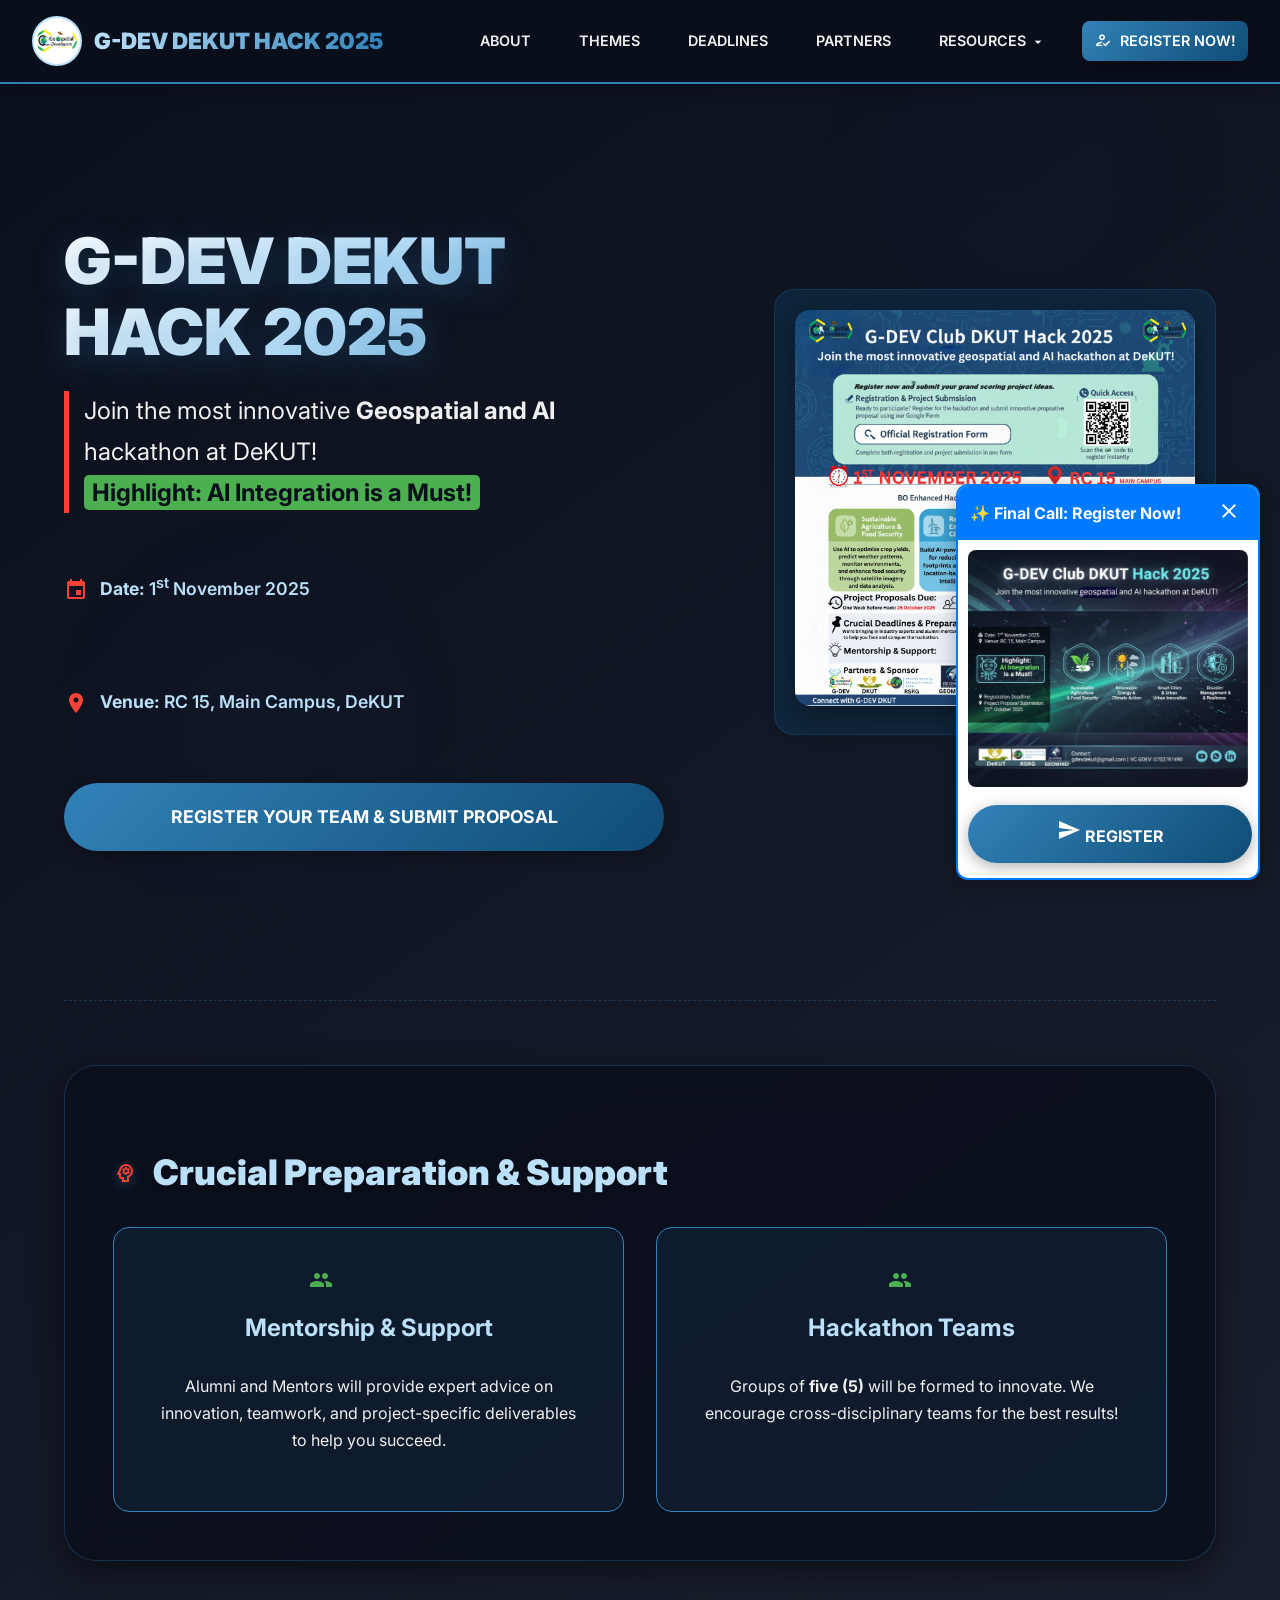
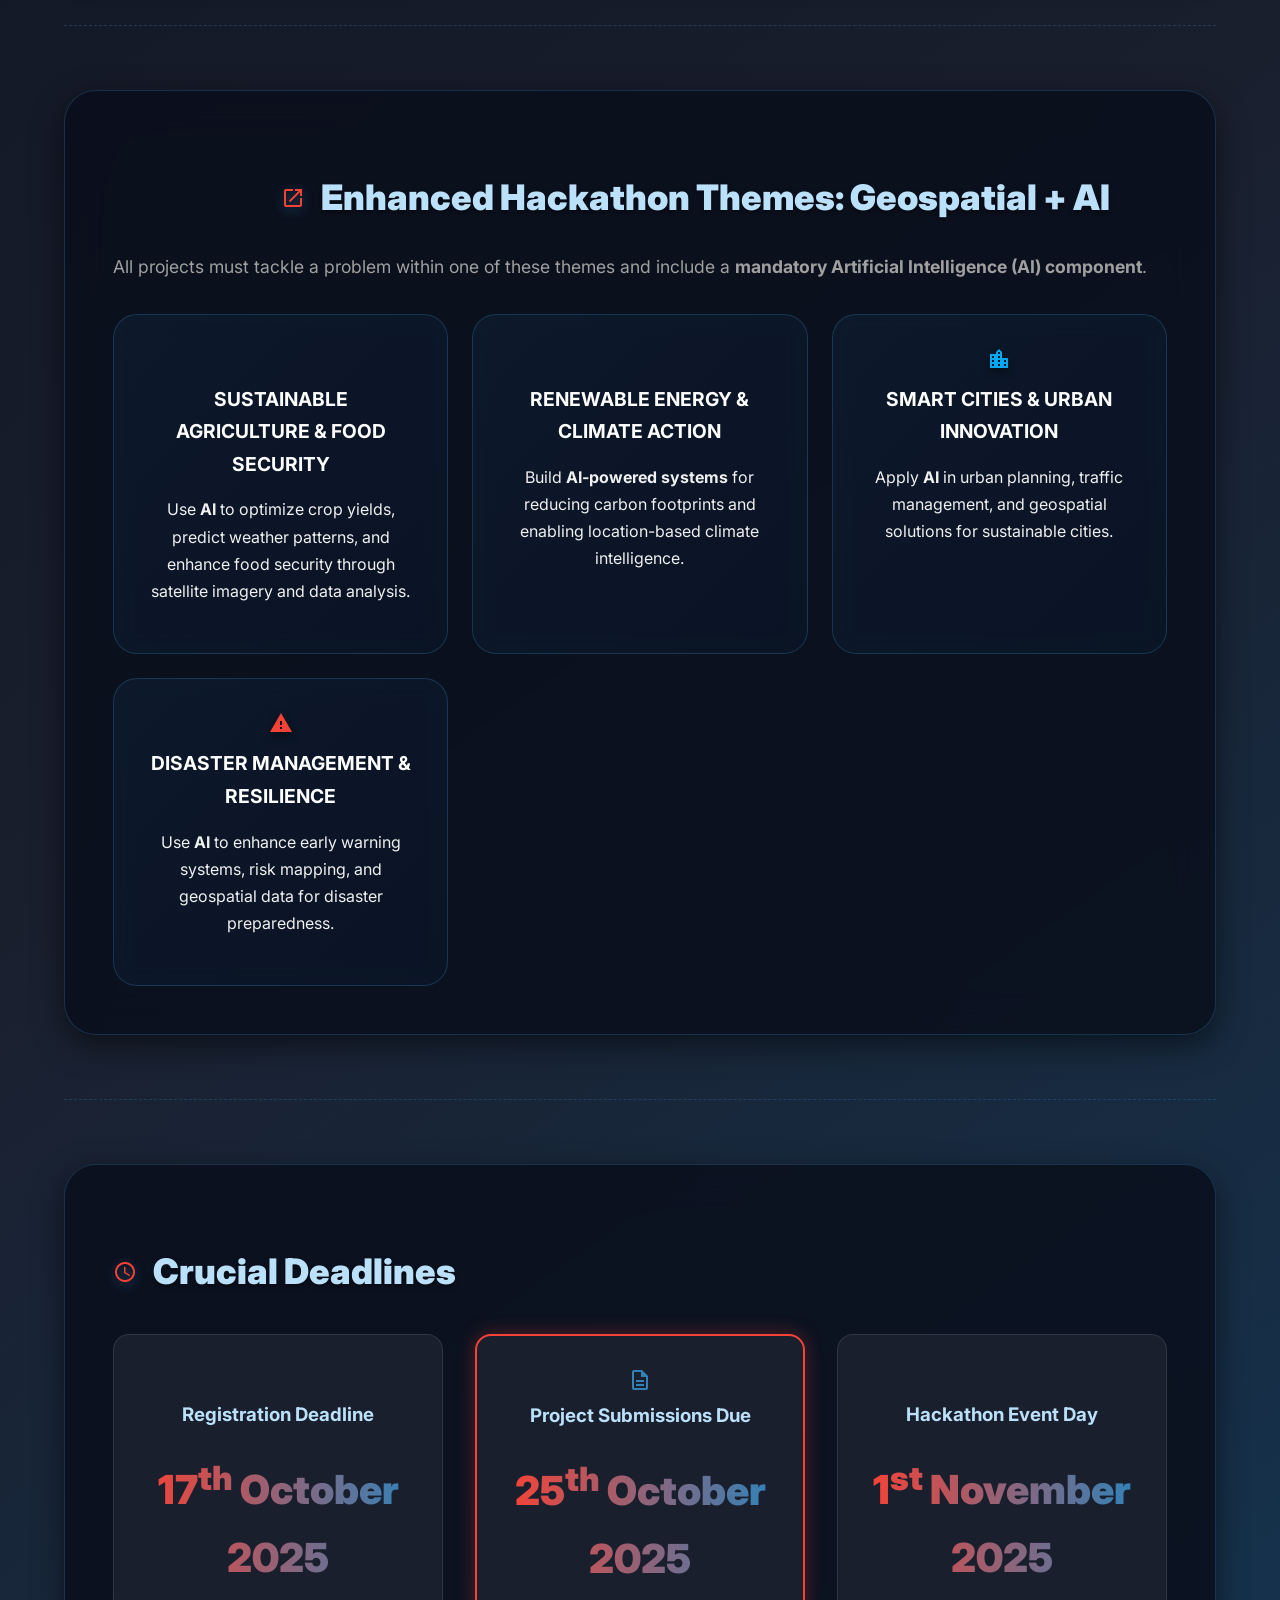
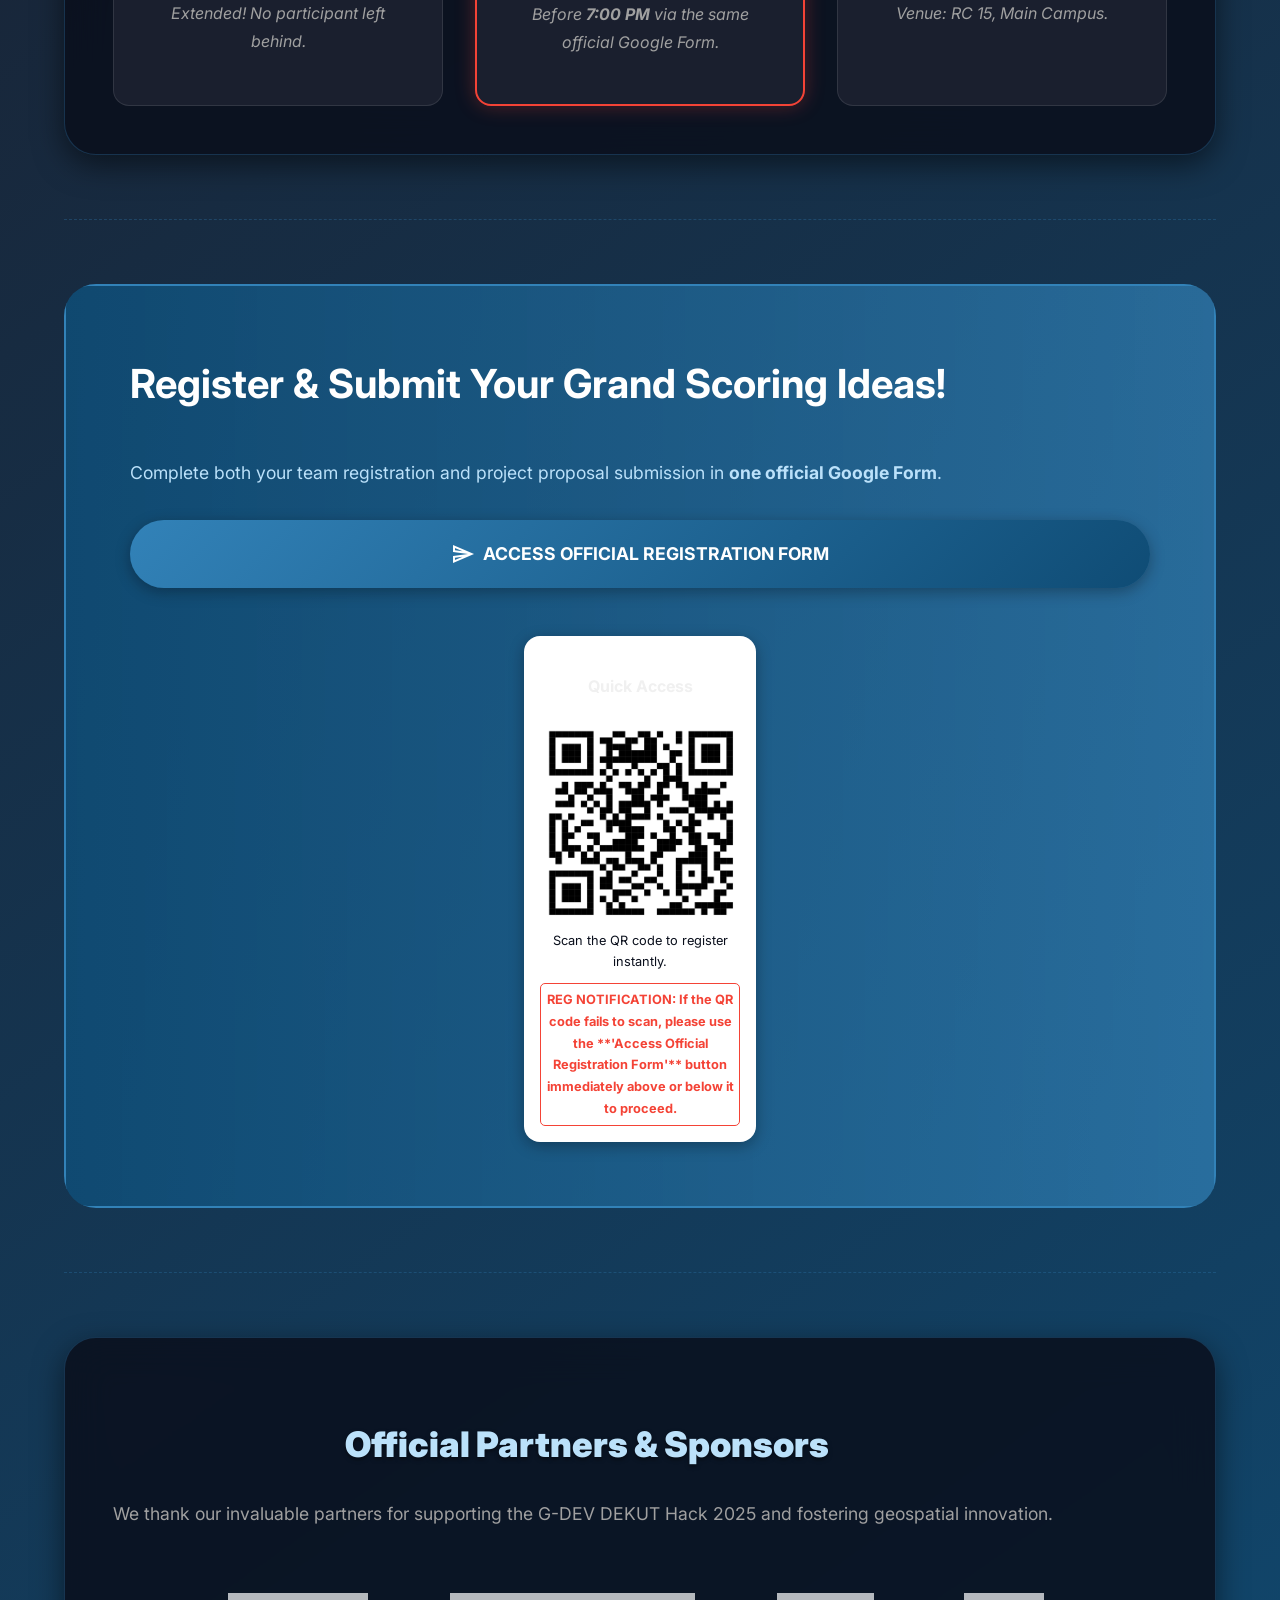
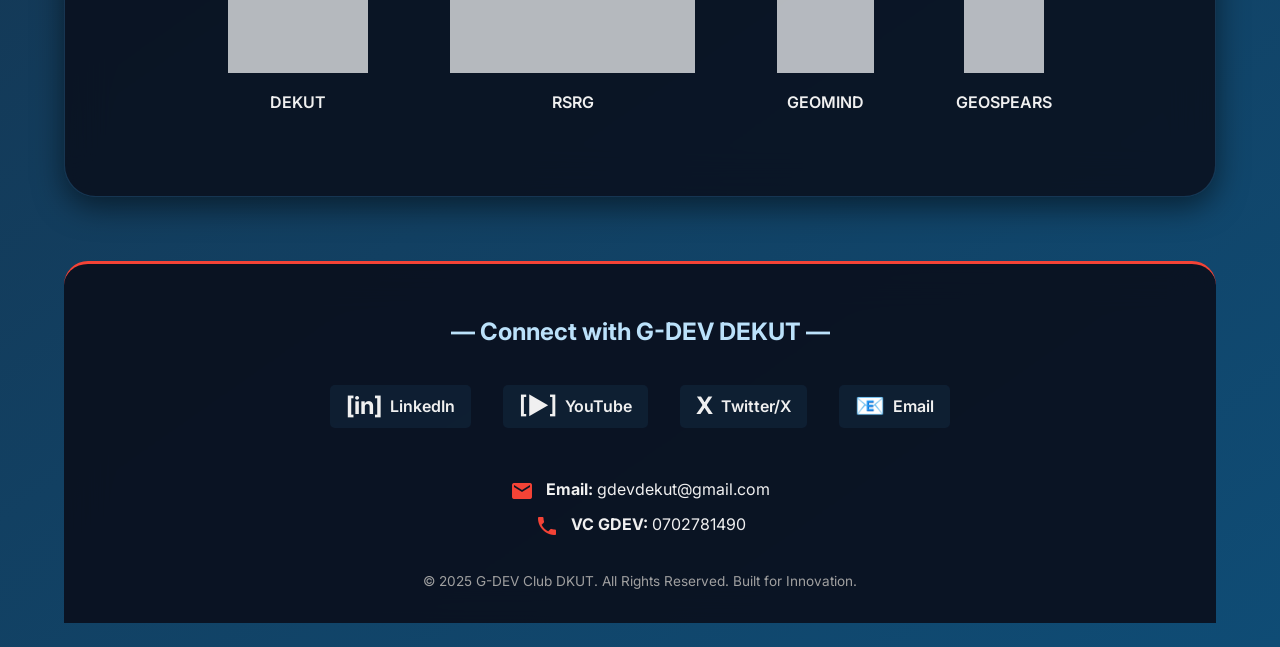
<file: index.html>
<!DOCTYPE html>
<html lang="en">
<head>
    <meta charset="UTF-8">
    <meta name="viewport" content="width=device-width, initial-scale=1.0">
    <title>G-DEV DKUT Hack 2025 - Geospatial & AI Innovation</title>
    <link rel="stylesheet" href="style.css">
    <link href="https://fonts.googleapis.com/icon?family=Material+Icons|Material+Icons+Outlined" rel="stylesheet">
    <link href="https://fonts.googleapis.com/css2?family=Inter:wght@400;600;700;900&display=swap" rel="stylesheet">
    <style>
        /* CSS for the new pop-up notification to make it a responsive "pop-up image" */

        /* Existing notification banner styling (now obsolete, but keeping the glow keyframes for reference if needed elsewhere) */
        /* REMOVED: .notification-banner and its related styles */
        @keyframes glow {
            from { box-shadow: 0 0 10px rgba(255, 215, 0, 0.4); }
            to { box-shadow: 0 0 25px rgba(255, 215, 0, 0.8); }
        }
        .countdown-text {
            font-weight: 600;
            color: #222;
        }

        /* NEW POP-UP STYLES */
        .floating-notification {
            position: fixed;
            bottom: 20px;
            right: 20px;
            width: 300px; /* Default size for desktop */
            background-color: #fff;
            border-radius: 12px;
            box-shadow: 0 4px 20px rgba(0, 0, 0, 0.3);
            z-index: 1000;
            transition: all 0.3s ease-in-out;
            overflow: hidden;
            border: 2px solid #007bff; /* Accent border */
        }

        .floating-notification.minimized {
            width: 50px;
            height: 50px;
            border-radius: 50%;
            display: flex;
            align-items: center;
            justify-content: center;
        }

        .notification-header {
            display: flex;
            justify-content: space-between;
            align-items: center;
            padding: 8px 12px;
            background-color: #007bff; /* Primary color header */
            color: white;
            cursor: pointer;
        }

        .floating-notification.minimized .notification-header {
            padding: 0; /* Minimized header is the whole circle */
            height: 100%;
            width: 100%;
            justify-content: center;
        }

        .notification-title {
            font-weight: 700;
            font-size: 1rem;
        }

        .floating-notification.minimized .notification-title,
        .floating-notification.minimized .notification-content {
            display: none;
        }

        .toggle-btn {
            background: none;
            border: none;
            color: white;
            cursor: pointer;
            padding: 5px;
            line-height: 1;
        }

        .floating-notification.minimized .toggle-btn {
            background-color: transparent;
            color: white;
        }

        .notification-content {
            padding: 10px;
            text-align: center;
        }

        .notification-image {
            width: 100%;
            height: auto;
            border-radius: 8px;
            margin-bottom: 10px;
        }

        .notification-btn {
            display: block;
            width: 90%;
            margin: 0 auto 5px auto;
            text-decoration: none;
        }

        /* Responsive adjustments for the pop-up */
        @media (max-width: 600px) {
            .floating-notification {
                width: 90%; /* Take up more screen width on small devices */
                right: 5%;
                bottom: 15px;
                max-width: none; /* Override any potential max-width from style.css */
            }

            .notification-title {
                font-size: 0.9rem;
            }

            .floating-notification.minimized {
                width: 45px;
                height: 45px;
            }
        }
    </style>
</head>
<body>
    <div class="network-bg"></div>
    
    <nav class="top-nav">
        <div class="nav-logo">
            <a href="/" class="logo-link"> 
                <img src="Logo.png" alt="G-DEV Logo" class="nav-logo-icon">
                <div class="nav-logo-text">G-DEV DEKUT HACK 2025</div>
            </a>
        </div>
        
        <ul class="nav-links">
            <li><a href="#about">About</a></li>
            <li><a href="#themes">Themes</a></li>
            <li><a href="#deadlines">Deadlines</a></li>
            <li><a href="#sponsors">Partners</a></li>
            
            <li class="dropdown">
                <a href="#" class="dropdown-toggle">Resources <i class="material-icons" style="font-size: 1rem; vertical-align: middle;">arrow_drop_down</i></a>
                <div class="dropdown-content">
                    <a href="members.html" target="_blank">Event Participants</a>
                    <a href="groups.html" target="_blank">Teams</a>
                    <a href="evaluation.html" target="_blank">Evaluation Criteria</a>
                    <a href="gallery.html" target="_blank">Gallery</a>
                </div>
            </li>
            <li>
                <a href="https://docs.google.com/forms/d/e/1FAIpQLSfyZQANXi08Em63YwbRkLCQyc_NLqBRgoZx0XAUFF5fxPEJnw/viewform?usp=header" 
                    target="_blank" 
                    class="btn-primary nav-btn">
                    <i class="material-icons-outlined" style="font-size: 1.1rem;">how_to_reg</i> Register Now!
                </a>
            </li>
        </ul>
        <button class="hamburger-menu" aria-label="Toggle navigation" onclick="toggleMenu()">
            <i class="material-icons-outlined menu-icon">menu</i>
        </button>
    </nav>
    
    <div class="container">
        <section class="hero-section" id="hero">
            <div class="hero-content">
                <h1 class="main-title">G-DEV DEKUT HACK 2025</h1>
                <div class="subtitle">
                    Join the most innovative <strong>Geospatial and AI</strong> hackathon at DeKUT!
                    <br> <strong class="highlight-ai">Highlight: AI Integration is a Must!</strong>
                </div>
                <div class="hero-meta">
                    <p><i class="material-icons">event</i> <strong>Date:</strong> 1<sup>st</sup> November 2025</p>
                    <p><i class="material-icons">place</i> <strong>Venue:</strong> RC 15, Main Campus, DeKUT</p>
                </div>
                <a href="https://docs.google.com/forms/d/e/1FAIpQLSfyZQANXi08Em63YwbRkLCQyc_NLqBRgoZx0XAUFF5fxPEJnw/viewform?usp=header" 
                    target="_blank" 
                    class="btn-primary hero-btn register-big-btn">
                    Register Your Team & Submit Proposal
                </a>
            </div>
            <div class="hero-image">
                <img src="MainPoster.jpg" alt="G-DEV Hackathon 2025 Main Poster Visual" style="width: 100%; border-radius: 15px; box-shadow: 0 10px 30px rgba(0, 0, 0, 0.4);">
            </div>
        </section>

        <hr>

        <section class="section" id="about">
            <h2 class="section-title">
                <span class="section-icon material-icons-outlined">psychology</span>
                Crucial Preparation & Support
            </h2>
            <div class="two-column-layout">
                <div class="card support-card">
                    <i class="material-icons card-icon">people_alt</i>
                    <h3>Mentorship & Support</h3>
                    <p>Alumni and Mentors will provide expert advice on innovation, teamwork, and project-specific deliverables to help you succeed.</p>
                </div>
                <div class="card support-card">
                    <i class="material-icons card-icon">groups</i>
                    <h3>Hackathon Teams</h3>
                    <p>Groups of <strong>five (5)</strong> will be formed to innovate. We encourage cross-disciplinary teams for the best results!</p>
                </div>
            </div>
        </section>

        <hr>

        <section class="section" id="themes">
            <h2 class="section-title">
                <span class="section-icon material-icons-outlined">rocket_launch</span>
                Enhanced Hackathon Themes: Geospatial + AI
            </h2>
            <p class="section-description">
                All projects must tackle a problem within one of these themes and include a <strong>mandatory Artificial Intelligence (AI) component</strong>.
            </p>
            
            <div class="themes-grid">
                <div class="theme-card">
                    <i class="material-icons theme-icon" style="color: #4CAF50;">agriculture</i>
                    <div class="theme-title">Sustainable Agriculture & Food Security</div>
                    <p>Use <strong>AI</strong> to optimize crop yields, predict weather patterns, and enhance food security through satellite imagery and data analysis.</p>
                </div>
                <div class="theme-card">
                    <i class="material-icons theme-icon" style="color: #FF9800;">bolt</i>
                    <div class="theme-title">Renewable Energy & Climate Action</div>
                    <p>Build <strong>AI-powered systems</strong> for reducing carbon footprints and enabling location-based climate intelligence.</p>
                </div>
                <div class="theme-card">
                    <i class="material-icons theme-icon" style="color: #03A9F4;">location_city</i>
                    <div class="theme-title">Smart Cities & Urban Innovation</div>
                    <p>Apply <strong>AI</strong> in urban planning, traffic management, and geospatial solutions for sustainable cities.</p>
                </div>
                <div class="theme-card">
                    <i class="material-icons theme-icon" style="color: #F44336;">warning</i>
                    <div class="theme-title">Disaster Management & Resilience</div>
                    <p>Use <strong>AI</strong> to enhance early warning systems, risk mapping, and geospatial data for disaster preparedness.</p>
                </div>
            </div>
        </section>

        <hr>

        <section class="section" id="deadlines">
            <h2 class="section-title">
                <span class="section-icon material-icons-outlined">schedule</span>
                Crucial Deadlines
            </h2>
            <div class="deadlines-grid">
                <div class="deadline-card">
                    <i class="material-icons-outlined deadline-icon">calendar_month</i>
                    <h3>Registration Deadline</h3>
                    <p class="date">17<sup>th</sup> October 2025</p>
                    <p class="note">Extended! No participant left behind.</p>
                </div>
                <div class="deadline-card accent-card">
                    <i class="material-icons-outlined deadline-icon">description</i>
                    <h3>Project Submissions Due</h3>
                    <p class="date">25<sup>th</sup> October 2025</p>
                    <p class="note">Before <strong>7:00 PM</strong> via the same official Google Form.</p>
                </div>
                <div class="deadline-card">
                    <i class="material-icons-outlined deadline-icon">rocket</i>
                    <h3>Hackathon Event Day</h3>
                    <p class="date">1<sup>st</sup> November 2025</p>
                    <p class="note">Venue: RC 15, Main Campus.</p>
                </div>
            </div>
        </section>

        <hr>

        <section class="section registration-section" id="register">
            <div class="registration-callout">
                <div class="callout-text">
                    <h3>Register & Submit Your Grand Scoring Ideas!</h3>
                    <p>Complete both your team registration and project proposal submission in <strong>one official Google Form</strong>.</p>
                    <a href="https://docs.google.com/forms/d/e/1FAIpQLSfyZQANXi08Em63YwbRkLCQyc_NLqBRgoZx0XAUFF5fxPEJnw/viewform?usp=header" 
                        target="_blank" 
                        rel="noopener noreferrer" 
                        class="btn-primary register-big-btn">
                        <i class="material-icons-outlined">send</i> Access Official Registration Form
                    </a>
                </div>
                <div class="qr-code-box">
                    <h4>Quick Access</h4>
                    <img src="QR.png" alt="QR Code for Official Registration Form" class="qr-image">
                    <p>Scan the QR code to register instantly.</p>
                    <p style="color: #f44336; font-weight: bold; margin-top: 10px; border: 1px solid #f44336; padding: 5px; border-radius: 5px;">
                        REG NOTIFICATION: If the QR code fails to scan, please use the **'Access Official Registration Form'** button immediately above or below it to proceed.
                    </p>
                </div>
            </div>
        </section>

        <hr>

        <section class="section" id="sponsors">
            <h2 class="section-title">
                <span class="section-icon material-icons-outlined">handshake</span>
                Official Partners & Sponsors
            </h2>
            <p class="section-description" style="margin-bottom: 3rem;">We thank our invaluable partners for supporting the G-DEV DEKUT Hack 2025 and fostering geospatial innovation.</p>
            
            <div class="partners-grid">
                <div class="partner-card">
                    <img src="DKUT_LOGO.png" alt="Dedan Kimathi University of Technology Logo" class="partner-logo">
                    <p class="partner-name">DeKUT</p>
                </div>
                <div class="partner-card">
                    <img src="RSRG_LOGO.png" alt="Remote Sensing Research Group Logo" class="partner-logo">
                    <p class="partner-name">RSRG</p>
                </div>
                <div class="partner-card">
                    <img src="Geomind.jpg" alt="Geomind Logo" class="partner-logo">
                    <p class="partner-name">GEOMIND</p>
                </div>
                <div class="partner-card">
                    <img src="geospears.jpg" alt="GEOSPEARS Logo" class="partner-logo">
                    <p class="partner-name">GeoSpears</p>
                </div>
            </div>
        </section>
        
        <footer class="footer">
            <div class="footer-title">— Connect with G-DEV DEKUT —</div>
            <div class="social-links">
                <a href="https://www.linkedin.com/in/g-dev-dekut-5689a2384/" target="_blank" rel="noopener noreferrer" class="social-link">
                    <span class="social-icon"><strong>[in]</strong></span>
                    LinkedIn
                </a>
                <a href="https://www.youtube.com/@G-DEVDEKUT" target="_blank" rel="noopener noreferrer" class="social-link">
                    <span class="social-icon"> [▶] </span>
                    YouTube
                </a>
                <a href="https://x.com/GeospatialDev" target="_blank" rel="noopener noreferrer" class="social-link">
                    <span class="social-icon"><strong> X </strong></span>
                    Twitter/X
                </a>
                <a href="mailto:gdevdekut@gmail.com" class="social-link">
                    <span class="social-icon">📧</span>
                    Email
                </a>
            </div>

            <ul class="footer-nav">
                <li><a href="#themes">Hack Themes</a></li>
                <li><a href="evaluation.html" target="_blank">Evaluation Criteria</a></li>
                <li><a href="members.html" target="_blank">Team Center</a></li>
                <li><a href="#sponsors">Our Partners</a></li>
            </ul>

            <div class="contact-info">
                <p><i class="material-icons">email</i> <strong>Email:</strong> gdevdekut@gmail.com</p>
                <p><i class="material-icons">phone</i> <strong>VC GDEV:</strong> 0702781490</p>
            </div>

            <p class="copyright">&copy; 2025 G-DEV Club DKUT. All Rights Reserved. Built for Innovation.</p>
        </footer>
    </div>
    
    <div id="poster-notification" class="floating-notification">
        <div class="notification-header" onclick="toggleNotification()">
            <span class="notification-title">✨ Final Call: Register Now!</span>
            <button onclick="toggleNotification()" class="toggle-btn" aria-label="Toggle Poster Visibility">
                <i id="toggle-icon" class="material-icons">close</i>
            </button>
        </div>
        <div class="notification-content">
            <img src="Poster.jpg" alt="Hackathon Poster Notification" class="notification-image">
            <a href="https://docs.google.com/forms/d/e/1FAIpQLSfyZQANXi08Em63YwbRkLCQyc_NLqBRgoZx0XAUFF5fxPEJnw/viewform?usp=header" 
                target="_blank" 
                class="btn-primary notification-btn">
                <i class="material-icons">send</i> Register
            </a>
        </div>
    </div>

    <script>
        function toggleMenu() {
            const navLinks = document.querySelector('.nav-links');
            const menuIcon = document.querySelector('.menu-icon');
            navLinks.classList.toggle('active');
            
            if (navLinks.classList.contains('active')) {
                menuIcon.textContent = 'close';
            } else {
                menuIcon.textContent = 'menu';
            }
        }
        
        function toggleNotification() {
            const notification = document.getElementById('poster-notification');
            const toggleIcon = document.getElementById('toggle-icon');
            notification.classList.toggle('minimized');
            
            if (notification.classList.contains('minimized')) {
                toggleIcon.textContent = 'unfold_less';
            } else {
                toggleIcon.textContent = 'close';
            }
        }
        
        // Initial call to set the correct icon on load if the notification is minimized by default (though usually it's open)
        // You might want to remove this if you want it to be initially open.
        /*
        document.addEventListener('DOMContentLoaded', () => {
             const notification = document.getElementById('poster-notification');
             if (notification.classList.contains('minimized')) {
                 document.getElementById('toggle-icon').textContent = 'unfold_less';
             }
         });
        */
    </script>
</body>
</html>
</file>
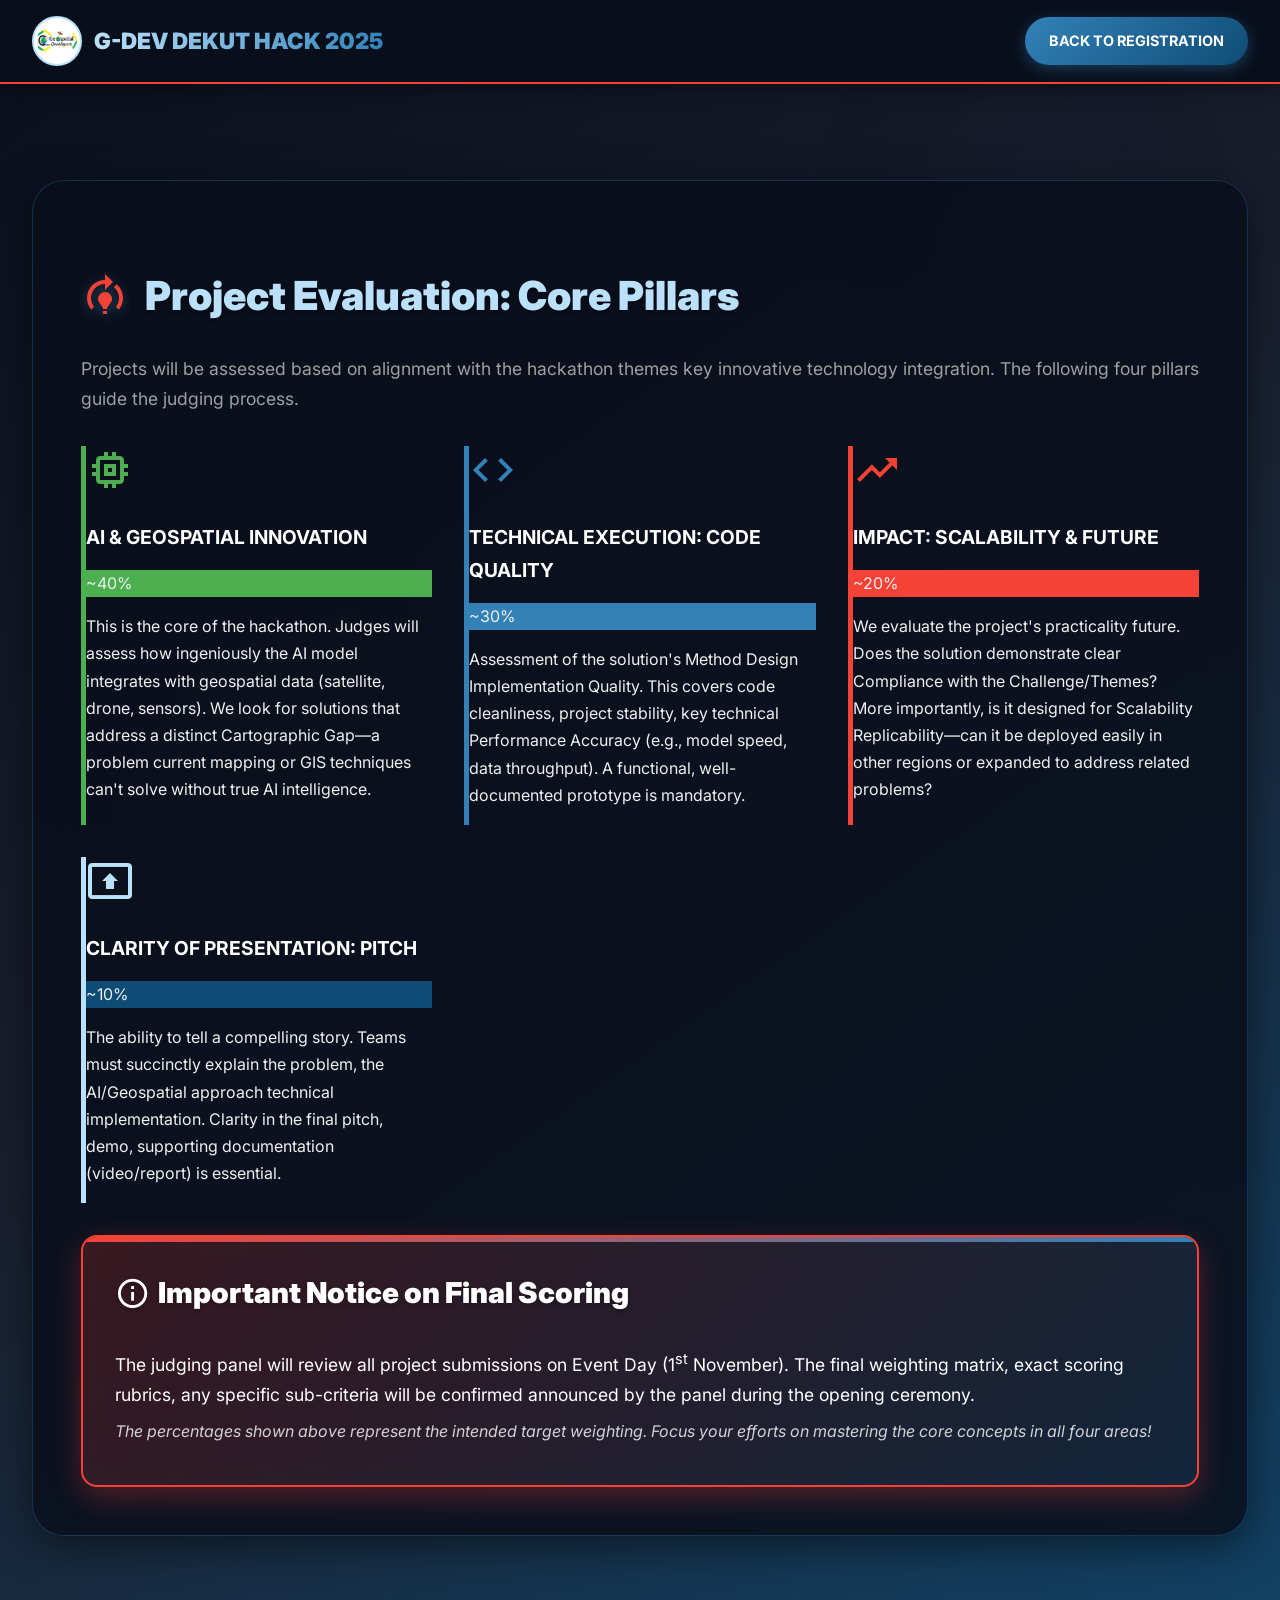
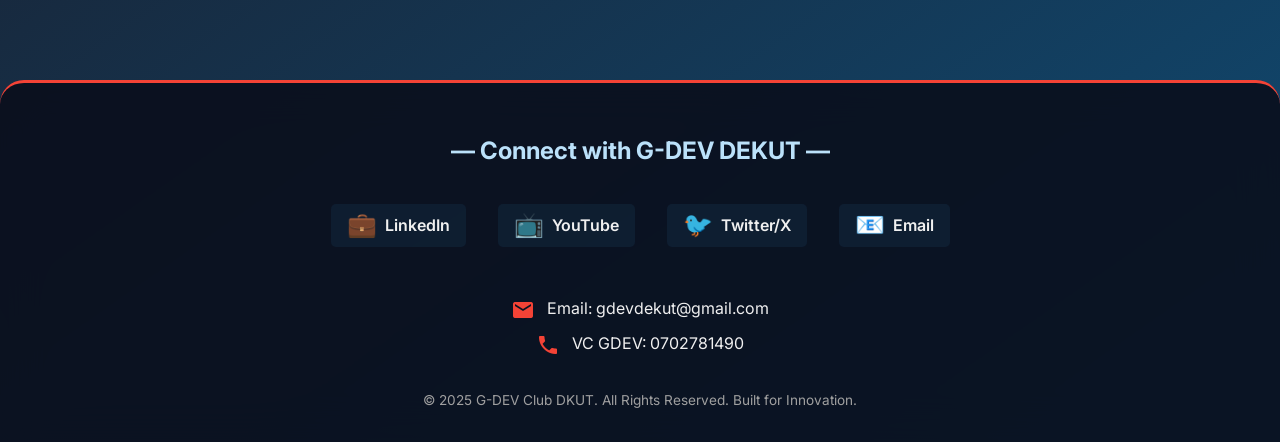
<file: evaluation.html>
<!DOCTYPE html>
<html lang="en">
<head>
    <meta charset="UTF-8">
    <meta name="viewport" content="width=device-width, initial-scale=1.0">
    <title>Evaluation Criteria - G-DEV Hack 2025</title>
    <link rel="stylesheet" href="style.css">
    <link href="https://fonts.googleapis.com/icon?family=Material+Icons|Material+Icons+Outlined" rel="stylesheet">
    <link href="https://fonts.googleapis.com/css2?family=Inter:wght@400;600;700;900&display=swap" rel="stylesheet">
    
    <style>/* style.css */

        /* Base Styling & Variables */
        :root {
            --primary-blue: #3282b8;
            --dark-blue: #0f4c75;
            --light-blue: #bbe1fa;
            --dark-bg-1: #0a0f1c;
            --dark-bg-2: #1a1f2e;
            --text-color-light: #f0f0f0;
            --text-color-dim: #a0a0a0;
            --accent-red: #f44336;
            --accent-green: #4CAF50;
            --max-width: 1300px;
        }
        
        body {
            box-sizing: border-box;
            margin: 0;
            padding: 0;
            font-family: 'Inter', -apple-system, BlinkMacSystemFont, sans-serif;
            background: linear-gradient(145deg, var(--dark-bg-1) 0%, var(--dark-bg-2) 40%, var(--dark-blue) 100%);
            color: var(--text-color-light);
            line-height: 1.7;
            min-height: 100vh;
            scroll-behavior: smooth;
        }
        
        /* Scrollbar Styling for a more modern look */
        body::-webkit-scrollbar {
            width: 8px;
        }
        body::-webkit-scrollbar-thumb {
            background: var(--primary-blue);
            border-radius: 10px;
        }
        body::-webkit-scrollbar-track {
            background: var(--dark-bg-2);
        }
        
        /* Utility Classes */
        .container {
            max-width: var(--max-width);
            margin: 0 auto;
            padding: 6rem 2rem 2rem;
        }
        
        hr {
            border: none;
            border-top: 1px dashed rgba(50, 130, 184, 0.3);
            margin: 4rem 0;
        }
        
        a {
            color: var(--light-blue);
            text-decoration: none;
            transition: color 0.3s ease, transform 0.2s;
        }
        
        a:hover {
            color: var(--primary-blue);
        }
        
        /* Background Effects */
        .network-bg {
            position: fixed;
            top: 0;
            left: 0;
            width: 100%;
            height: 100%;
            opacity: 0.1;
            z-index: -2;
            background-image:
                radial-gradient(circle at 20% 80%, rgba(50, 130, 184, 0.2) 0%, transparent 20%),
                radial-gradient(circle at 80% 20%, rgba(15, 76, 117, 0.2) 0%, transparent 20%),
                repeating-linear-gradient(0deg, rgba(255, 255, 255, 0.05) 0px, rgba(255, 255, 255, 0.05) 1px, transparent 1px, transparent 100px);
        }
        
        /* ----------------------------------- */
        /* 1. TOP NAVIGATION (FIXED)           */
        /* ----------------------------------- */
        .top-nav {
            position: fixed;
            top: 0;
            left: 0;
            right: 0;
            background: rgba(10, 15, 28, 0.98);
            backdrop-filter: blur(20px);
            border-bottom: 2px solid var(--primary-blue);
            padding: 1rem 2rem;
            z-index: 1000;
            display: flex;
            align-items: center;
            justify-content: space-between;
            box-shadow: 0 4px 20px rgba(0, 0, 0, 0.4);
        }
        
        .logo-link {
            display: flex;
            align-items: center;
            gap: 0.75rem;
            text-decoration: none;
            flex-shrink: 0;
        }
        
        .nav-logo-icon {
            width: 40px;
            height: 40px;
            border-radius: 50%;
            object-fit: contain;
            border: 2px solid var(--light-blue);
            padding: 3px;
            background-color: white;
        }
        
        .nav-logo-text {
            font-size: 1.4rem;
            font-weight: 900;
            background: linear-gradient(90deg, var(--light-blue), var(--primary-blue));
            -webkit-background-clip: text;
            -webkit-text-fill-color: transparent;
            background-clip: text;
        }
        
        /* Main Navigation Links (Desktop) */
        .nav-links {
            display: flex;
            list-style: none;
            gap: 1.5rem;
            margin: 0;
            padding: 0;
            align-items: center;
        }
        
        .nav-links > li > a {
            color: var(--text-color-light);
            font-weight: 600;
            padding: 0.5rem 0.75rem;
            border-radius: 0.5rem;
            transition: background 0.3s, color 0.3s;
            text-transform: uppercase;
            font-size: 0.9rem;
        }
        
        .nav-links > li > a:hover {
            background: rgba(50, 130, 184, 0.15);
            color: var(--light-blue);
        }
        
        /* Dropdown Menu Styling */
        .dropdown {
            position: relative;
        }
        
        .dropdown-content {
            display: none;
            position: absolute;
            top: 100%;
            left: 0;
            background: var(--dark-bg-2);
            min-width: 200px;
            box-shadow: 0 8px 16px rgba(0, 0, 0, 0.7);
            z-index: 1;
            border-radius: 0 0 10px 10px;
            border-top: 3px solid var(--accent-red);
            overflow: hidden;
            padding: 0;
            opacity: 0;
            transform: translateY(10px);
            transition: opacity 0.3s ease, transform 0.3s ease;
        }
        
        .dropdown:hover .dropdown-content {
            display: block;
            opacity: 1;
            transform: translateY(0);
        }
        
        .dropdown-content a {
            padding: 12px 16px;
            display: block;
            white-space: nowrap;
            font-weight: 400;
            text-transform: none;
            font-size: 1rem;
            border-bottom: 1px solid rgba(255, 255, 255, 0.05);
        }
        
        .dropdown-content a:hover {
            background-color: rgba(50, 130, 184, 0.2);
            color: white;
        }
        
        /* Primary Button */
        .btn-primary {
            display: flex;
            align-items: center;
            gap: 0.5rem;
            background: linear-gradient(135deg, var(--primary-blue), var(--dark-blue));
            color: white !important;
            text-decoration: none;
            padding: 0.75rem 1.5rem;
            border-radius: 50px;
            font-weight: 700;
            transition: all 0.3s ease;
            box-shadow: 0 4px 15px rgba(50, 130, 184, 0.4);
            text-transform: uppercase;
            font-size: 0.9rem;
            border: none;
            cursor: pointer;
            text-align: center; /* Ensure internal text is centered */
            justify-content: center; /* Center content horizontally */
        }
        
        .btn-primary:hover {
            background: linear-gradient(135deg, var(--dark-blue), var(--primary-blue));
            transform: translateY(-3px) scale(1.02);
            box-shadow: 0 10px 30px rgba(50, 130, 184, 0.6);
        }
        
        /* Hamburger Menu (Mobile) */
        .hamburger-menu {
            display: none;
            background: none;
            border: none;
            cursor: pointer;
            padding: 0;
            color: var(--text-color-light);
        }
        .menu-icon {
            font-size: 2rem;
            transition: transform 0.3s;
        }
        
        /* ----------------------------------- */
        /* 2. HERO SECTION                     */
        /* ----------------------------------- */
        .hero-section {
            display: flex;
            align-items: center;
            justify-content: space-between;
            gap: 4rem;
            padding: 4rem 0;
            min-height: 80vh;
        }
        
        .hero-content {
            max-width: 600px;
        }
        
        .main-title {
            font-size: 4.5rem;
            font-weight: 900;
            line-height: 1.1;
            margin-bottom: 1.5rem;
            background: linear-gradient(135deg, white, var(--light-blue), var(--primary-blue));
            -webkit-background-clip: text;
            -webkit-text-fill-color: transparent;
            background-clip: text;
            text-shadow: 0 8px 32px rgba(50, 130, 184, 0.3);
        }
        
        .subtitle {
            font-size: 1.5rem;
            color: var(--text-color-light);
            margin-bottom: 2.5rem;
            padding-left: 15px;
            border-left: 5px solid var(--accent-red);
        }
        
        .highlight-ai {
            background: var(--accent-green);
            color: var(--dark-bg-1);
            padding: 3px 8px;
            border-radius: 5px;
            font-weight: 700;
        }
        
        .hero-meta {
            display: flex;
            gap: 3rem;
            margin-bottom: 3rem;
            font-size: 1.1rem;
            font-weight: 600;
            color: var(--light-blue);
        }
        
        .hero-meta p i {
            color: var(--accent-red);
            margin-right: 0.5rem;
            vertical-align: middle;
        }
        
        .hero-btn {
            padding: 1.5rem 3rem;
            font-size: 1.1rem;
        }
        
        .hero-image {
            flex-shrink: 0;
            max-width: 450px;
            position: relative;
            padding: 20px;
            background: rgba(15, 76, 117, 0.3);
            border-radius: 20px;
            border: 1px solid rgba(50, 130, 184, 0.2);
        }
        
        /* ----------------------------------- */
        /* 3. SECTION STYLING                  */
        /* ----------------------------------- */
        .section {
            background: rgba(10, 15, 28, 0.85);
            border-radius: 2rem;
            padding: 3rem;
            margin-bottom: 3rem;
            border: 1px solid rgba(50, 130, 184, 0.3);
            backdrop-filter: blur(20px);
            position: relative;
            overflow: hidden;
            box-shadow: 0 10px 40px rgba(0, 0, 0, 0.5);
        }
        
        .section-title {
            font-size: 2.5rem;
            font-weight: 900;
            margin-bottom: 1.5rem;
            display: flex;
            align-items: center;
            gap: 1rem;
            color: var(--light-blue);
            text-shadow: 0 2px 4px rgba(0,0,0,0.5);
        }
        
        .section-icon {
            font-size: 3rem;
            color: var(--accent-red);
            filter: drop-shadow(0 2px 4px rgba(50, 130, 184, 0.5));
        }
        
        .section-description {
            font-size: 1.1rem;
            color: var(--text-color-dim);
            margin-bottom: 2rem;
        }
        
        /* About Section Cards */
        .two-column-layout {
            display: grid;
            grid-template-columns: repeat(auto-fit, minmax(350px, 1fr));
            gap: 2rem;
        }
        
        .support-card {
            text-align: center;
            background: rgba(50, 130, 184, 0.1);
            border: 1px solid var(--primary-blue);
            padding: 2.5rem;
            border-radius: 1rem;
        }
        
        .support-card h3 {
            color: var(--light-blue);
            font-size: 1.5rem;
            margin-top: 0.5rem;
        }
        
        .card-icon {
            font-size: 3rem;
            color: var(--accent-green);
        }
        
        /* Themes Grid */
        .themes-grid {
            display: grid;
            grid-template-columns: repeat(auto-fit, minmax(250px, 1fr));
            gap: 1.5rem;
            margin-top: 1.5rem;
        }
        
        .theme-card {
            background: linear-gradient(135deg, rgba(50, 130, 184, 0.1), rgba(15, 76, 117, 0.1));
            padding: 2rem;
            border-radius: 1.5rem;
            border: 1px solid rgba(50, 130, 184, 0.3);
            transition: all 0.4s cubic-bezier(0.25, 0.8, 0.25, 1);
            backdrop-filter: blur(10px);
            text-align: center;
        }
        
        .theme-card:hover {
            transform: scale(1.05);
            box-shadow: 0 15px 35px rgba(50, 130, 184, 0.4);
            border-color: rgba(50, 130, 184, 0.6);
            background: rgba(50, 130, 184, 0.2);
        }
        
        .theme-icon {
            font-size: 3.5rem;
            margin-bottom: 0.75rem;
            filter: drop-shadow(0 4px 4px rgba(0,0,0,0.5));
        }
        
        .theme-title {
            font-weight: 700;
            color: white;
            margin-bottom: 1rem;
            font-size: 1.2rem;
            text-transform: uppercase;
        }
        
        /* Deadlines Section */
        .deadlines-grid {
            display: grid;
            grid-template-columns: repeat(auto-fit, minmax(300px, 1fr));
            gap: 2rem;
            margin-top: 2rem;
        }
        
        .deadline-card {
            background: var(--dark-bg-2);
            padding: 2rem;
            border-radius: 1rem;
            border: 1px solid rgba(255, 255, 255, 0.1);
            text-align: center;
            transition: border-color 0.3s;
        }
        
        .deadline-card:hover {
            border-color: var(--primary-blue);
        }
        
        .accent-card {
            border: 2px solid var(--accent-red);
            box-shadow: 0 0 20px rgba(244, 67, 54, 0.3);
        }
        
        .deadline-icon {
            font-size: 3rem;
            color: var(--primary-blue);
            margin-bottom: 0.5rem;
        }
        
        .deadline-card h3 {
            color: var(--light-blue);
            margin-top: 0;
        }
        
        .deadline-card .date {
            font-size: 2.5rem;
            font-weight: 900;
            color: white;
            margin: 0.5rem 0;
            background: linear-gradient(90deg, var(--accent-red), var(--primary-blue));
            -webkit-background-clip: text;
            -webkit-text-fill-color: transparent;
            background-clip: text;
        }
        
        .deadline-card .note {
            font-style: italic;
            color: var(--text-color-dim);
            margin-top: 0.5rem;
        }
        
        /* Emphasized Disclaimer Box */
        .disclaimer-box {
            background: linear-gradient(135deg, rgba(244, 67, 54, 0.2), rgba(50, 130, 184, 0.2));
            border: 2px solid var(--accent-red);
            border-radius: 1rem;
            padding: 2rem;
            margin-top: 2rem;
            box-shadow: 0 10px 30px rgba(244, 67, 54, 0.3);
            position: relative;
            overflow: hidden;
            backdrop-filter: blur(10px);
        }
        
        .disclaimer-box::before {
            content: '';
            position: absolute;
            top: 0;
            left: 0;
            width: 100%;
            height: 5px;
            background: linear-gradient(90deg, var(--accent-red), var(--primary-blue));
        }
        
        .disclaimer-box h3 {
            color: var(--light-blue);
            font-size: 2rem;
            margin-top: 0;
            font-weight: 900;
            display: flex;
            align-items: center;
            gap: 0.5rem;
            text-shadow: 0 2px 4px rgba(0, 0, 0, 0.3);
        }
        
        .disclaimer-box p {
            font-size: 1.2rem;
            color: var(--text-color-light);
            margin: 0.5rem 0;
        }
        
        .disclaimer-box p:last-child {
            font-size: 1rem;
            color: var(--text-color-light);
            font-style: italic;
            opacity: 0.9;
        }
        
        /* Registration Callout Section */
        .registration-section {
            padding: 0;
            background: none;
            border: none;
            backdrop-filter: none;
            box-shadow: none;
        }
        
        .registration-callout {
            display: flex;
            justify-content: space-between;
            align-items: center;
            background: linear-gradient(90deg, rgba(15, 76, 117, 0.9), rgba(50, 130, 184, 0.7));
            padding: 4rem;
            border-radius: 1.5rem;
            border: 2px solid var(--primary-blue);
            gap: 3rem;
            box-shadow: 0 15px 40px rgba(0, 0, 0, 0.5);
        }
        
        .callout-text h3 {
            color: white;
            font-size: 2.5rem;
            margin-top: 0;
        }
        
        .callout-text p {
            font-size: 1.1rem;
            margin-bottom: 2rem;
            color: var(--light-blue);
        }
        
        .register-big-btn {
            padding: 1.2rem 3rem;
            font-size: 1.1rem;
            width: auto; /* Default size */
            min-width: 300px;
        }
        
        .qr-code-box {
            text-align: center;
            background-color: white;
            padding: 1rem;
            border-radius: 1rem;
            flex-shrink: 0;
            width: 200px;
            box-shadow: 0 5px 15px rgba(0, 0, 0, 0.3);
        }
        
        .qr-image {
            width: 100%;
            height: auto;
            display: block;
            margin: 0.5rem 0;
        }
        
        .qr-code-box p {
            font-size: 0.8rem;
            color: var(--dark-bg-1);
            margin: 0;
        }
        
        /* Sponsors/Partners Section */
        .partners-grid {
            display: flex;
            justify-content: center;
            align-items: center;
            flex-wrap: wrap;
            gap: 50px;
            margin-top: 2rem;
        }
        
        .partner-card {
            text-align: center;
            padding: 1rem;
            transition: transform 0.3s;
        }
        
        .partner-card:hover {
            transform: translateY(-5px);
        }
        
        .partner-logo {
            max-height: 80px;
            width: auto;
            filter: brightness(0) invert(1) grayscale(100%);
            opacity: 0.7;
            transition: opacity 0.3s;
        }
        
        .partner-card:hover .partner-logo {
            filter: none; 
            opacity: 1;
        }
        
        .partner-name {
            font-size: 1rem;
            font-weight: 600;
            margin-top: 0.5rem;
            color: var(--text-color-light);
            text-transform: uppercase;
        }
        
        /* ----------------------------------- */
        /* 4. FOOTER (Updated Social Links)    */
        /* ----------------------------------- */
        .footer {
            text-align: center;
            margin-top: 4rem;
            padding: 3rem 0;
            background: rgba(10, 15, 28, 0.9);
            border-radius: 1.5rem 1.5rem 0 0;
            border-top: 3px solid var(--accent-red);
            backdrop-filter: blur(20px);
            z-index: 999;
            padding-bottom: 1rem;
        }
        
        .footer-title {
            font-size: 1.5rem;
            font-weight: 700;
            color: var(--light-blue);
            margin-bottom: 2rem;
        }
        
        .social-links {
            display: flex;
            justify-content: center;
            gap: 2rem;
            flex-wrap: wrap;
            margin-bottom: 3rem;
        }
        
        .social-link {
            display: flex;
            align-items: center;
            gap: 0.5rem;
            color: var(--text-color-light);
            font-weight: 600;
            padding: 0.5rem 1rem;
            border-radius: 5px;
            transition: background 0.3s, transform 0.3s;
            background: rgba(50, 130, 184, 0.1);
        }
        
        .social-link:hover {
            background: rgba(50, 130, 184, 0.3);
            transform: translateY(-2px);
            color: var(--light-blue);
        }
        
        .social-icon {
            font-size: 1.5rem;
            line-height: 1;
        }
        
        .footer-nav {
            list-style: none;
            padding: 0;
            margin: 0 auto 1rem; /* Center on large screens if not enough width */
            max-width: 500px;
            display: none; /* Hidden by default on large screens */
        }
        
        .contact-info {
            text-align: center;
            font-size: 1rem;
            margin-bottom: 2rem;
        }
        
        .contact-info p {
            margin: 0.5rem 0;
            color: var(--text-color-light);
        }
        
        .contact-info i {
            color: var(--accent-red);
            margin-right: 0.5rem;
            vertical-align: middle;
        }
        
        .copyright {
            margin-top: 2rem;
            font-size: 0.85rem;
            color: var(--text-color-dim);
        }
        
        /* ----------------------------------- */
        /* 5. FLOATING NOTIFICATION            */
        /* ----------------------------------- */
        .floating-notification {
            position: fixed;
            bottom: 20px;
            right: 20px;
            width: 300px;
            background-color: var(--dark-bg-2);
            border: 2px solid var(--primary-blue);
            border-radius: 10px;
            box-shadow: 0 5px 20px rgba(0, 0, 0, 0.5);
            z-index: 1010;
            transition: all 0.5s cubic-bezier(0.25, 0.8, 0.25, 1);
            overflow: hidden;
        }
        
        .notification-header {
            display: flex;
            justify-content: space-between;
            align-items: center;
            padding: 10px 15px;
            background-color: var(--primary-blue);
            cursor: pointer;
        }
        
        .notification-title {
            font-weight: 700;
            color: white;
            font-size: 1.1rem;
        }
        
        .toggle-btn {
            background: none;
            border: none;
            color: white;
            cursor: pointer;
            padding: 0;
            font-size: 1.5rem;
        }
        
        .notification-content {
            padding: 10px;
            display: block;
            max-height: 450px; /* Max height for content */
            opacity: 1;
            transition: max-height 0.5s ease-in-out, opacity 0.3s ease-in-out;
        }
        
        .notification-image {
            width: 100%;
            height: auto;
            border-radius: 5px;
            margin-bottom: 10px;
        }
        
        .notification-btn {
            width: 100%;
            padding: 0.8rem 1rem;
            font-size: 1rem;
        }
        
        /* Minimized State */
        .floating-notification.minimized {
            height: 42px;
            width: 250px;
            bottom: 20px;
            right: 20px;
        }
        
        .floating-notification.minimized .notification-content {
            max-height: 0;
            padding: 0 10px;
            opacity: 0;
            visibility: hidden;
        }
        
        /* ----------------------------------- */
        /* 6. RESPONSIVE DESIGN                */
        /* ----------------------------------- */
        @media (max-width: 1100px) {
            .hero-section {
                flex-direction: column;
                text-align: center;
                min-height: auto;
            }
        
            .hero-content {
                max-width: 100%;
            }
        
            .main-title {
                font-size: 3.5rem;
            }
            
            .hero-image {
                max-width: 100%;
            }
        
            .hero-meta {
                justify-content: center;
                gap: 1.5rem;
                flex-wrap: wrap;
            }
        }
        
        @media (max-width: 900px) {
            .nav-links {
                display: none; 
                flex-direction: column;
                position: absolute;
                top: 100%;
                left: 0;
                right: 0;
                background: var(--dark-bg-2);
                padding: 1rem 0;
                border-top: 1px solid rgba(255, 255, 255, 0.1);
                z-index: 900;
                box-shadow: 0 10px 20px rgba(0, 0, 0, 0.5);
            }
        
            .nav-links.active {
                display: flex; 
            }
        
            .nav-links li {
                width: 100%;
                text-align: center;
            }
        
            .nav-links > li > a {
                display: block;
                padding: 1rem;
                border-radius: 0;
            }
        
            .dropdown-content {
                position: relative;
                border-top: none;
                border-radius: 0;
                min-width: 100%;
                box-shadow: none;
            }
        
            .btn-primary.nav-btn {
                margin: 1rem auto;
                padding: 1rem 2rem;
            }
            
            .hamburger-menu {
                display: block; 
            }
        
            .top-nav {
                padding: 0.75rem 1rem;
            }
            
            .nav-logo-text {
                font-size: 1.2rem;
            }
            
            .section {
                padding: 2rem 1.5rem;
            }
            
            .registration-callout {
                flex-direction: column;
                padding: 2rem;
                text-align: center;
            }
            
            .callout-text h3 {
                font-size: 2rem;
            }
            
            .register-big-btn {
                width: 100%; /* Make the registration button full width */
                min-width: 0;
            }
            
            .qr-code-box {
                margin-top: 2rem;
                width: 180px;
            }
        
            /* Footer Navigation is shown on mobile screens */
            .footer-nav {
                display: flex;
                flex-direction: column;
                text-align: center;
                width: 100%;
                margin-top: 1.5rem;
            }
        
            .footer-nav li a {
                display: block;
                padding: 8px 0;
                border-bottom: 1px dashed rgba(255, 255, 255, 0.05);
            }
        }
        
        @media (max-width: 600px) {
            .container {
                padding: 5rem 1rem 1rem;
            }
        
            .main-title {
                font-size: 2.5rem;
            }
        
            .subtitle {
                font-size: 1.2rem;
                padding-left: 10px;
            }
        
            .hero-meta {
                flex-direction: column;
                gap: 0.5rem;
            }
            
            .section-title {
                font-size: 2rem;
                text-align: left;
                margin-bottom: 1rem;
            }
            
            .section-icon {
                font-size: 2.5rem;
            }
        
            .partner-card {
                flex-basis: 40%;
            }
            
            .social-links {
                gap: 1rem;
            }
            
            /* Responsive Floating Notification (Moves to top right) */
            .floating-notification {
                top: 70px; /* Below the fixed top nav */
                bottom: auto;
                right: 10px;
                width: 90%;
                max-width: 350px;
                transition: all 0.3s ease-in-out;
            }
            
            .floating-notification.minimized {
                top: 70px;
                width: 200px; /* Smaller when minimized */
                right: 10px;
            }
        }
    </style>
</head>
<body>
    <div class="network-bg"></div>

    <nav class="top-nav" style="position: static; border-bottom: 2px solid var(--accent-red);">
        <div class="nav-logo">
            <a href="index.html" class="logo-link">
                <img src="Logo.png" alt="G-DEV Logo" class="nav-logo-icon">
                <div class="nav-logo-text">G-DEV DEKUT HACK 2025</div>
            </a>
        </div>
        <a href="index.html#register" class="btn-primary" style="font-size: 0.9rem;">Back to Registration</a>
    </nav>

    <div class="container">
        <section class="section" id="evaluation-criteria">
            <h2 class="section-title">
                <span class="section-icon material-icons-outlined">model_training</span>
                Project Evaluation: Core Pillars
            </h2>
            <p class="section-description">
                Projects will be assessed based on alignment with the hackathon themes key innovative technology integration. The following four pillars guide the judging process.
            </p>
            
            <div class="deadlines-grid" style="grid-template-columns: repeat(auto-fit, minmax(280px, 1fr));">
                
                <div class="criteria-card" style="border-left: 5px solid var(--accent-green);">
                    <i class="material-icons-outlined" style="font-size: 3rem; color: var(--accent-green);">memory</i>
                    <h3 class="theme-title">AI & Geospatial Innovation</h3>
                    <div class="score-badge" style="background-color: var(--accent-green);">~40%</div>
                    <p>
                        This is the core of the hackathon. Judges will assess how ingeniously the AI model integrates with geospatial data (satellite, drone, sensors). We look for solutions that address a distinct Cartographic Gap—a problem current mapping or GIS techniques can't solve without true AI intelligence.
                    </p>
                </div>
                
                <div class="criteria-card" style="border-left: 5px solid var(--primary-blue);">
                    <i class="material-icons-outlined" style="font-size: 3rem; color: var(--primary-blue);">code</i>
                    <h3 class="theme-title">Technical Execution: Code Quality</h3>
                    <div class="score-badge" style="background-color: var(--primary-blue);">~30%</div>
                    <p>
                        Assessment of the solution's Method Design Implementation Quality. This covers code cleanliness, project stability, key technical Performance Accuracy (e.g., model speed, data throughput). A functional, well-documented prototype is mandatory.
                    </p>
                </div>
                
                <div class="criteria-card" style="border-left: 5px solid var(--accent-red);">
                    <i class="material-icons-outlined" style="font-size: 3rem; color: var(--accent-red);">trending_up</i>
                    <h3 class="theme-title">Impact: Scalability & Future</h3>
                    <div class="score-badge" style="background-color: var(--accent-red);">~20%</div>
                    <p>
                        We evaluate the project's practicality future. Does the solution demonstrate clear Compliance with the Challenge/Themes? More importantly, is it designed for Scalability Replicability—can it be deployed easily in other regions or expanded to address related problems?
                    </p>
                </div>
                
                <div class="criteria-card" style="border-left: 5px solid var(--light-blue);">
                    <i class="material-icons-outlined" style="font-size: 3rem; color: var(--light-blue);">present_to_all</i>
                    <h3 class="theme-title">Clarity of Presentation: Pitch</h3>
                    <div class="score-badge" style="background-color: var(--dark-blue);">~10%</div>
                    <p>
                        The ability to tell a compelling story. Teams must succinctly explain the problem, the AI/Geospatial approach technical implementation. Clarity in the final pitch, demo, supporting documentation (video/report) is essential.
                    </p>
                </div>
            </div>

            <div class="disclaimer-box">
                <h3 style="color: white; margin-top: 0; font-size: 1.8rem;">
                    <i class="material-icons-outlined" style="vertical-align: middle; font-size: 2.2rem;">info</i>
                    Important Notice on Final Scoring
                </h3>
                <p style="font-size: 1.1rem; color: white;">
                    The judging panel will review all project submissions on Event Day (1<sup>st</sup> November). The final weighting matrix, exact scoring rubrics, any specific sub-criteria will be confirmed announced by the panel during the opening ceremony.
                </p>
                <p style="font-size: 1rem; color: white; opacity: 0.8;">
                    The percentages shown above represent the intended target weighting. Focus your efforts on mastering the core concepts in all four areas!
                </p>
            </div>
        </section>
    </div>

    <footer class="footer">
        <div class="footer-title">— Connect with G-DEV DEKUT —</div>
        <div class="social-links">
            <a href="https://www.linkedin.com/in/g-dev-dekut-5689a2384/" target="_blank" rel="noopener noreferrer" class="social-link">
                <span class="social-icon">💼</span> LinkedIn
            </a>
            <a href="https://www.youtube.com/@G-DEVDEKUT" target="_blank" rel="noopener noreferrer" class="social-link">
                <span class="social-icon">📺</span> YouTube
            </a>
            <a href="https://x.com/GeospatialDev" target="_blank" rel="noopener noreferrer" class="social-link">
                <span class="social-icon">🐦</span> Twitter/X
            </a>
            <a href="mailto:gdevdekut@gmail.com" class="social-link">
                <span class="social-icon">📧</span> Email
            </a>
        </div>

        <ul class="footer-nav">
            <li><a href="index.html#themes">Hack Themes</a></li>
            <li><a href="evaluation.html" target="_blank">Evaluation Criteria</a></li>
            <li><a href="members.html" target="_blank">Team Center</a></li>
            <li><a href="index.html#sponsors">Our Partners</a></li>
        </ul>

        <div class="contact-info">
            <p><i class="material-icons">email</i> Email: gdevdekut@gmail.com</p>
            <p><i class="material-icons">phone</i> VC GDEV: 0702781490</p>
        </div>

        <p class="copyright">&copy; 2025 G-DEV Club DKUT. All Rights Reserved. Built for Innovation.</p>
    </footer>
</body>
</html>
</file>
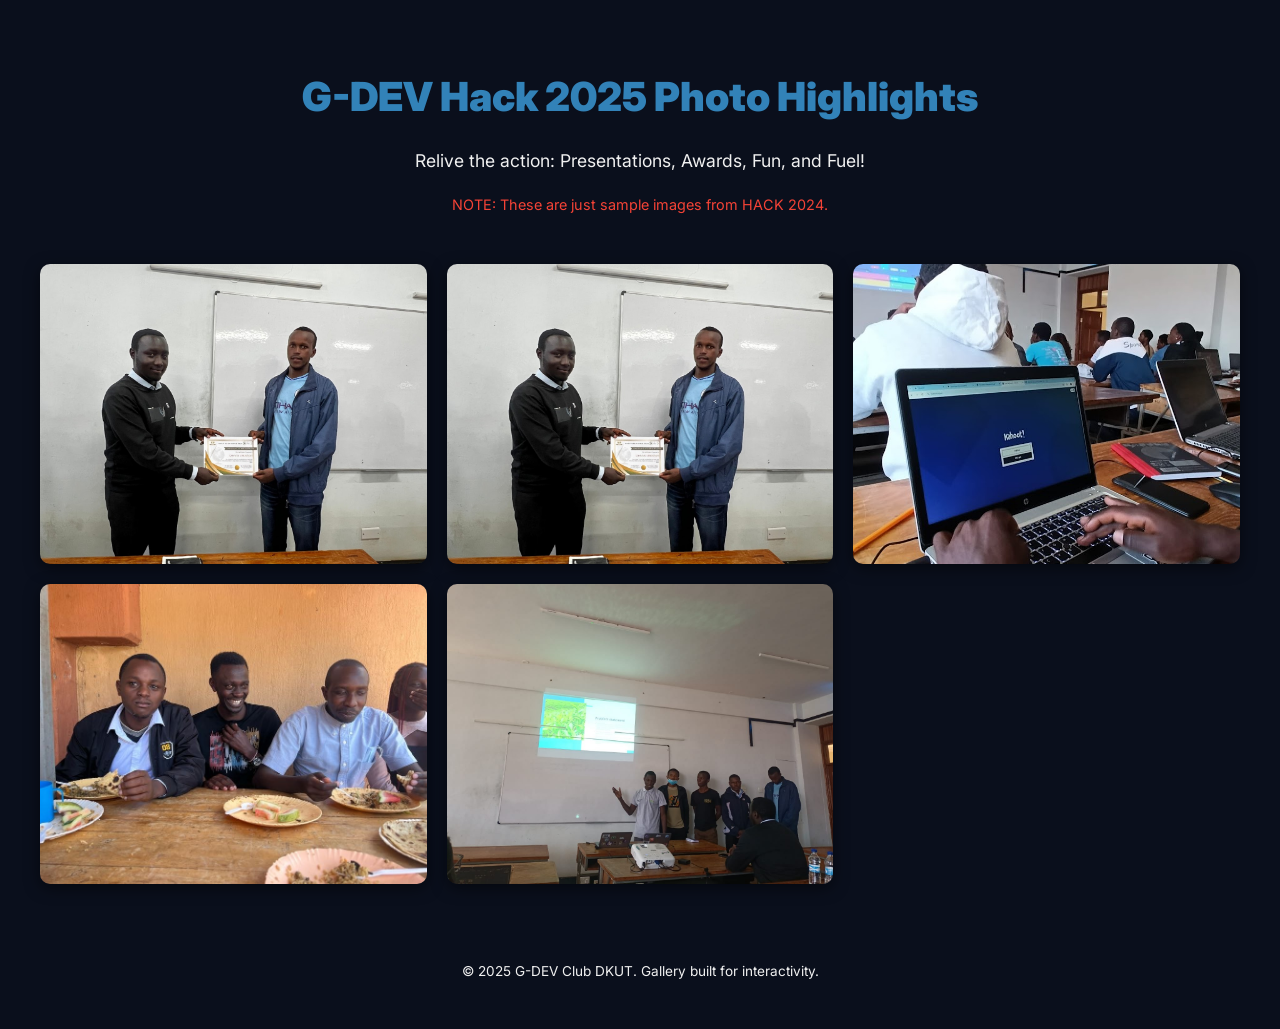
<file: gallery.html>
<!DOCTYPE html>
<html lang="en">
<head>
    <meta charset="UTF-8">
    <meta name="viewport" content="width=device-width, initial-scale=1.0">
    <title>Event Gallery - G-DEV Hack 2025</title>
    <link href="https://fonts.googleapis.com/icon?family=Material+Icons|Material+Icons+Outlined" rel="stylesheet">
    <link href="https://fonts.googleapis.com/css2?family=Inter:wght@400;600;700;900&display=swap" rel="stylesheet">
    
    <style>
        /* General Styling */
        :root {
            --primary-blue: #3282b8;
            --dark-blue: #0f4c75;
            --dark-bg-1: #0a0f1c;
            --text-color-light: #f0f0f0;
            --accent-red: #f44336;
            --accent-green: #4CAF50;
            --max-width: 1200px;
        }

        body {
            font-family: 'Inter', sans-serif;
            background-color: var(--dark-bg-1);
            color: var(--text-color-light);
            line-height: 1.6;
            margin: 0;
            padding: 0;
            min-height: 100vh;
        }
        
        .container {
            max-width: var(--max-width);
            margin: 0 auto;
            padding: 2rem;
        }

        .gallery-header {
            text-align: center;
            margin-bottom: 3rem;
        }

        .gallery-header h2 {
            font-size: 2.5rem;
            color: var(--primary-blue);
            font-weight: 900;
            margin-bottom: 0.5rem;
        }

        .gallery-header p {
            color: var(--text-color-light);
            font-size: 1.1rem;
        }

        /* Gallery Grid */
        .image-grid {
            display: grid;
            grid-template-columns: repeat(auto-fit, minmax(300px, 1fr));
            gap: 20px;
        }

        .image-card {
            position: relative;
            overflow: hidden;
            border-radius: 10px;
            box-shadow: 0 4px 15px rgba(0, 0, 0, 0.5);
            cursor: pointer;
            transition: transform 0.3s ease-in-out;
        }

        .image-card:hover {
            transform: scale(1.03);
            box-shadow: 0 8px 30px rgba(50, 130, 184, 0.5);
        }

        .image-card img {
            width: 100%;
            height: 300px; /* Uniform height for better grid look */
            object-fit: cover;
            display: block;
            transition: opacity 0.3s;
        }

        .image-card-overlay {
            position: absolute;
            top: 0;
            left: 0;
            width: 100%;
            height: 100%;
            background: rgba(0, 0, 0, 0.7);
            color: white;
            display: flex;
            flex-direction: column;
            justify-content: center;
            align-items: center;
            opacity: 0;
            transition: opacity 0.3s;
            padding: 1rem;
            text-align: center;
        }

        .image-card:hover .image-card-overlay {
            opacity: 1;
        }

        .overlay-title {
            font-size: 1.5rem;
            font-weight: 700;
            color: var(--accent-green);
        }
        
        .overlay-description {
            font-size: 0.9rem;
            margin-top: 5px;
            color: var(--text-color-light);
        }
        
        /* Modal (Lightbox) Styling */
        .modal {
            display: none; /* Hidden by default */
            position: fixed;
            z-index: 1000;
            left: 0;
            top: 0;
            width: 100%;
            height: 100%;
            overflow: auto;
            background-color: rgba(0, 0, 0, 0.9);
            padding-top: 60px;
        }

        .modal-content {
            margin: auto;
            display: block;
            width: 80%;
            max-width: 1000px;
            max-height: 80vh;
            object-fit: contain;
        }

        #caption {
            margin: auto;
            display: block;
            width: 80%;
            max-width: 1000px;
            text-align: center;
            color: #ccc;
            padding: 10px 0;
            height: 150px;
        }

        .close {
            position: absolute;
            top: 15px;
            right: 35px;
            color: #f1f1f1;
            font-size: 40px;
            font-weight: bold;
            transition: 0.3s;
        }

        .close:hover,
        .close:focus {
            color: var(--accent-red);
            text-decoration: none;
            cursor: pointer;
        }
        
        /* Utility Classes */
        .color-award { color: var(--accent-red); }
        .color-presentation { color: var(--primary-blue); }
        .color-kahoot { color: #f4d03f; } /* Yellow */
        .color-food { color: var(--accent-green); }

        /* Footer Placeholder */
        .footer {
            text-align: center;
            padding: 2rem 0;
            color: var(--text-color-dim);
            font-size: 0.85rem;
        }

        /* Mobile Adjustments */
        @media only screen and (max-width: 700px){
            .modal-content {
                width: 100%;
            }
        }
    </style>
</head>
<body>

    <div class="container">
        
        <header class="gallery-header">
            <h2>G-DEV Hack 2025 Photo Highlights</h2>
            <p>Relive the action: Presentations, Awards, Fun, and Fuel!</p>
            <p style="font-size: 0.9rem; color: var(--accent-red);">
                NOTE: These are just sample images from HACK 2024.
            </p>
        </header>

        <section class="image-grid">
            
            <div class="image-card" onclick="openModal(this)">
                <img src="WhatsApp Image 2025-10-02 at 17.44.03_3ef34afd.jpg" alt="Award Session">
                <div class="image-card-overlay" data-caption="The culmination of hard work—celebrating the top geospatial innovators!">
                    <span class="overlay-title color-award">Award Session</span>
                    <span class="material-icons-outlined color-award" style="font-size: 2rem;">emoji_events</span>
                    <span class="overlay-description">Celebrating the winners and their innovative solutions.</span>
                </div>
            </div>

            <div class="image-card" onclick="openModal(this)">
                <img src="WhatsApp Image 2025-10-02 at 17.44.03_3ef34afd.jpg" alt="Guest Speaker / Presentations">
                <div class="image-card-overlay" data-caption="Insightful moment with our keynote speaker, discussing the future of AI and GIS.">
                    <span class="overlay-title color-presentation">Guest Time & Presentations</span>
                    <span class="material-icons-outlined color-presentation" style="font-size: 2rem;">forum</span>
                    <span class="overlay-description">Keynote speeches and knowledge sharing.</span>
                </div>
            </div>

            <div class="image-card" onclick="openModal(this)">
                <img src="WhatsApp Image 2025-10-02 at 17.41.40_e5f4545c.jpg" alt="Kahoot & Team Fun">
                <div class="image-card-overlay" data-caption="Taking a quick break for a fun Kahoot challenge to keep the energy high!">
                    <span class="overlay-title color-kahoot">Kahoot & Exercise</span>
                    <span class="material-icons-outlined color-kahoot" style="font-size: 2rem;">quiz</span>
                    <span class="overlay-description">Mid-hack fun and team-building exercise.</span>
                </div>
            </div>

            <div class="image-card" onclick="openModal(this)">
                <img src="WhatsApp Image 2025-10-03 at 14.27.38_69536abf.jpg" alt="Lunch Provided OR games">
                <div class="image-card-overlay" data-caption="Fueling the innovation with a delicious and much-needed lunch break.">
                    <span class="overlay-title color-food">Lunch Provided</span>
                    <span class="material-icons-outlined color-food" style="font-size: 2rem;">restaurant</span>
                    <span class="overlay-description">A well-deserved break for food and networking.</span>
                </div>
            </div>

            <div class="image-card" onclick="openModal(this)">
                <img src="WhatsApp Image 2025-10-02 at 17.39.23_8b080fc6.jpg" alt="Group Presentations">
                <div class="image-card-overlay" data-caption="Teams showcasing their progress and preliminary findings to the mentors.">
                    <span class="overlay-title color-presentation">Presentations & Group Work</span>
                    <span class="material-icons-outlined color-presentation" style="font-size: 2rem;">groups</span>
                    <span class="overlay-description">Pitching sessions and final project demos.</span>
                </div>
            </div>
            
        </section>

    </div>

    <div id="myModal" class="modal">
        <span class="close" onclick="closeModal()">&times;</span>
        <img class="modal-content" id="img01">
        <div id="caption"></div>
    </div>

    <footer class="footer">
        <p>&copy; 2025 G-DEV Club DKUT. Gallery built for interactivity.</p>
    </footer>

    <script>
        // Get the modal elements
        var modal = document.getElementById("myModal");
        var modalImg = document.getElementById("img01");
        var captionText = document.getElementById("caption");

        // Function to open the modal
        function openModal(card) {
            modal.style.display = "block";
            
            // Get data from the clicked card
            var imgSrc = card.querySelector('img').src;
            var imgAlt = card.querySelector('img').alt;
            var dataCaption = card.querySelector('.image-card-overlay').getAttribute('data-caption');
            
            // Set modal content
            modalImg.src = imgSrc;
            captionText.innerHTML = '<strong>' + imgAlt + '</strong>: ' + dataCaption;
        }

        // Function to close the modal
        function closeModal() {
            modal.style.display = "none";
        }
        
        // Close the modal when the user clicks anywhere outside of the image
        window.onclick = function(event) {
            if (event.target == modal) {
                closeModal();
            }
        }
    </script>

</body>
</html>
</file>
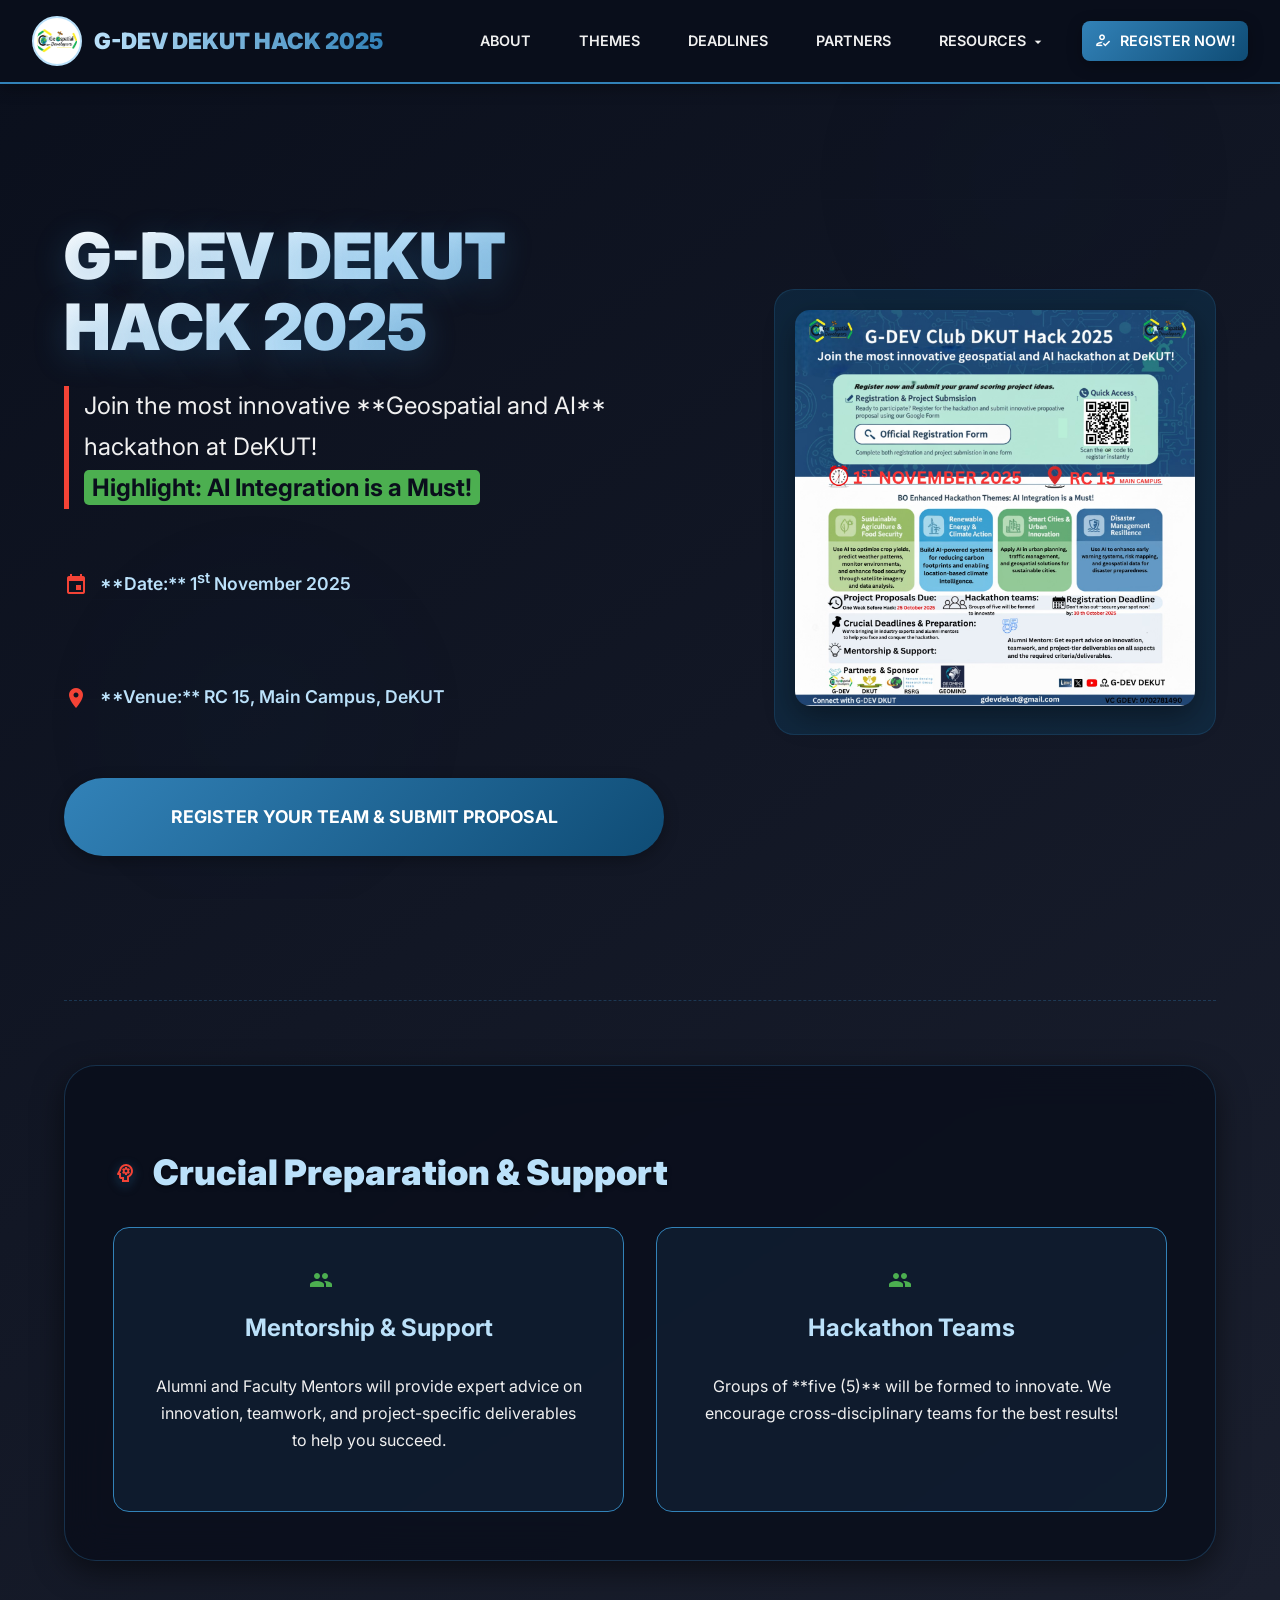
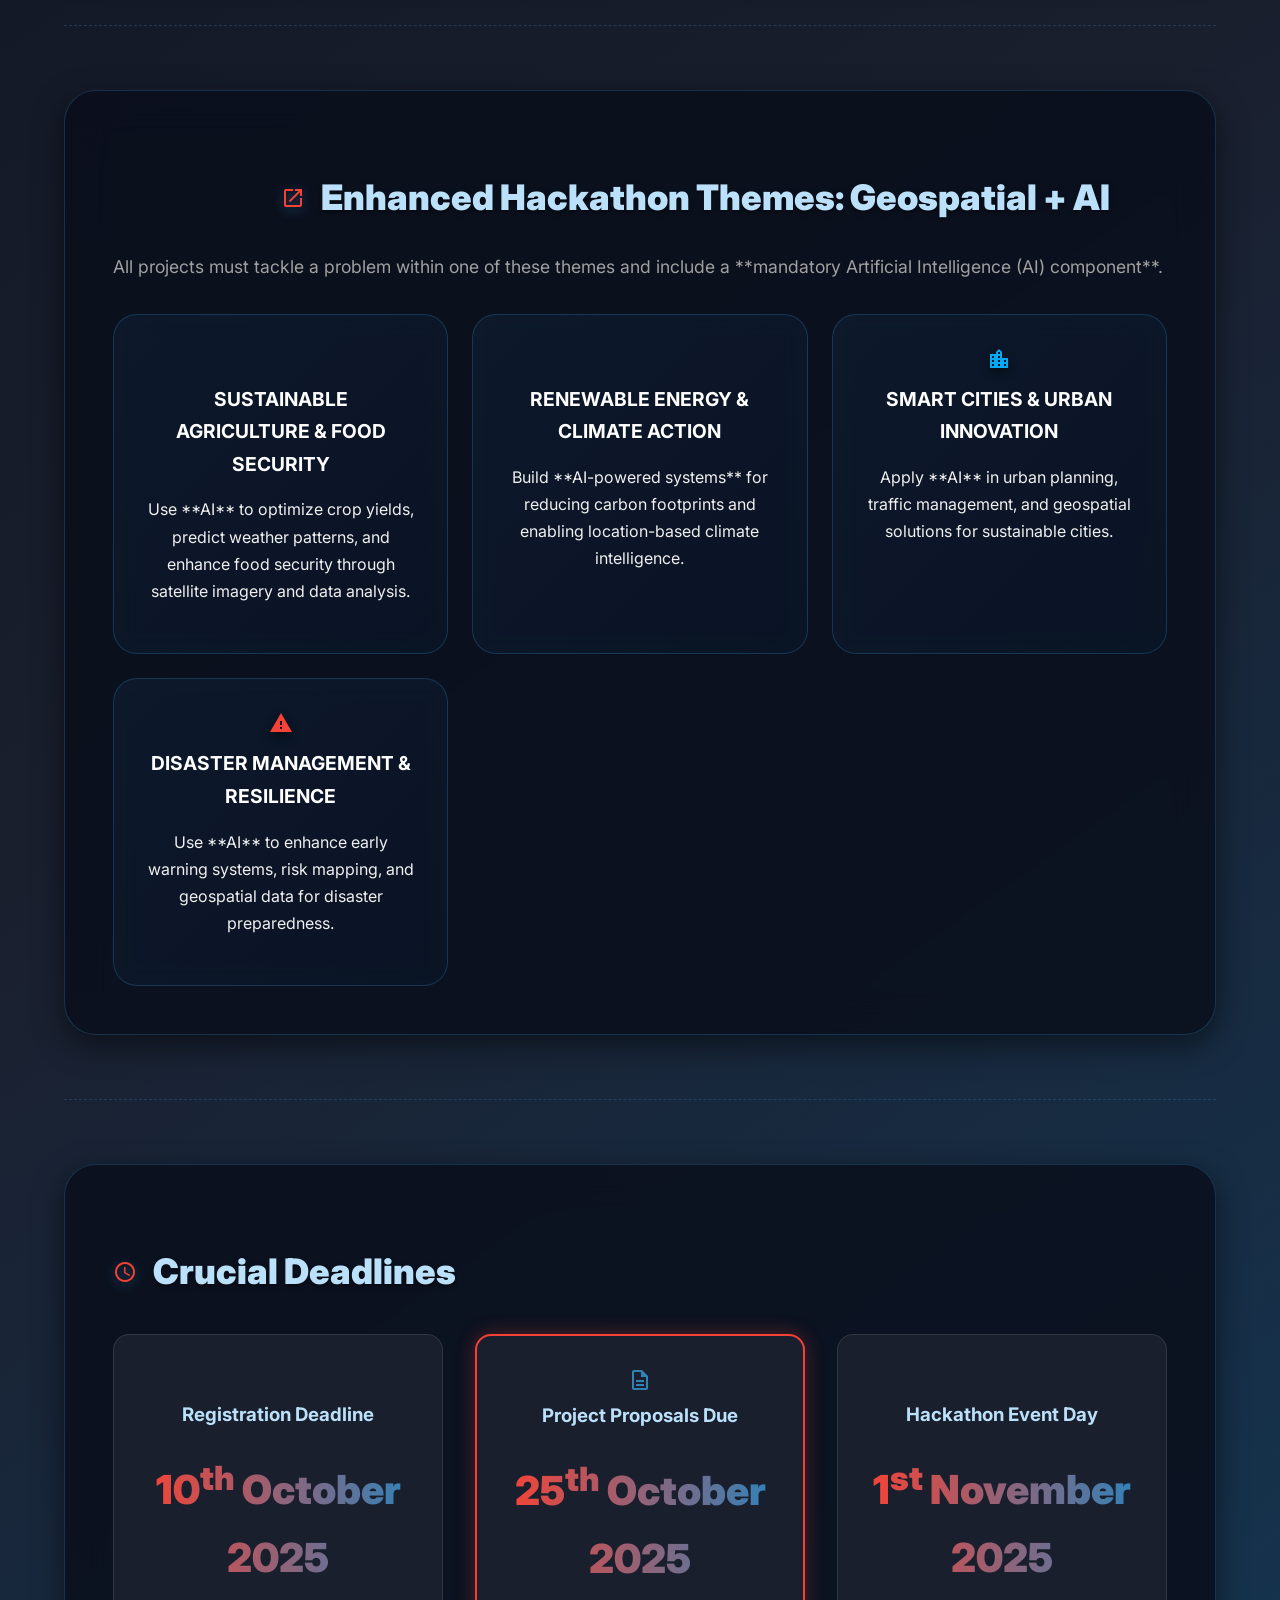
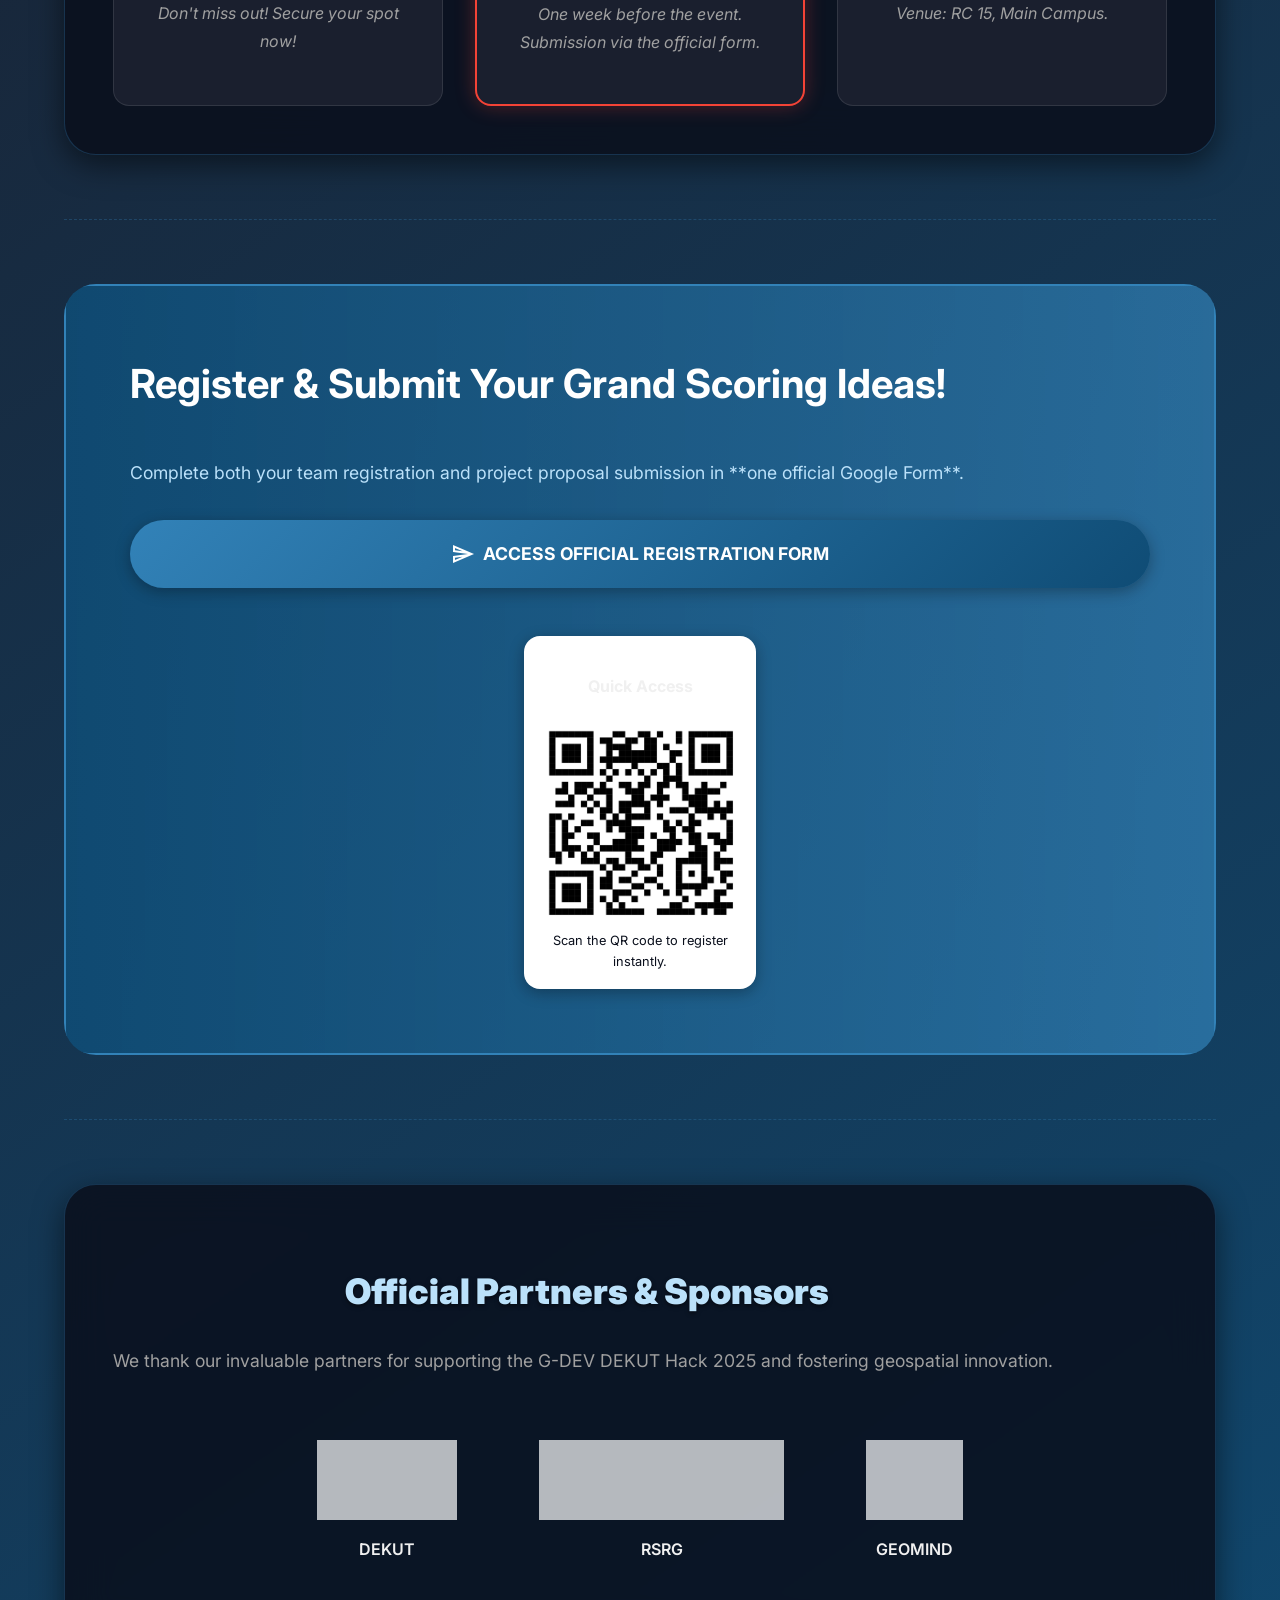
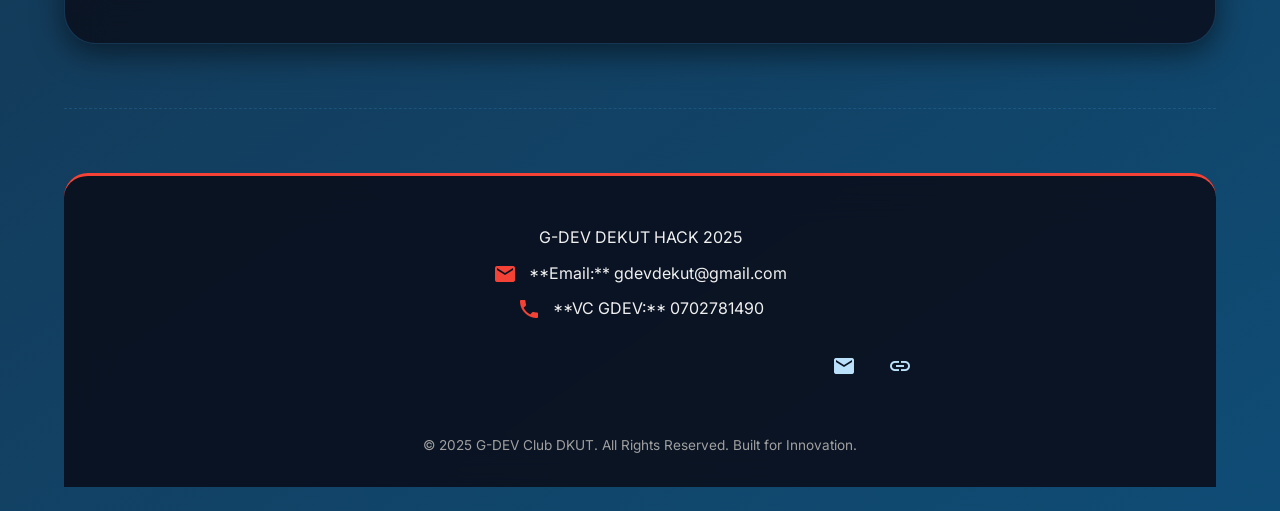
<file: indexold.html>
<!DOCTYPE html>
<html lang="en">
<head>
    <meta charset="UTF-8">
    <meta name="viewport" content="width=device-width, initial-scale=1.0">
    <title>G-DEV DKUT Hack 2025 - Geospatial & AI Innovation</title>
    <link rel="stylesheet" href="style.css">
    <link href="https://fonts.googleapis.com/icon?family=Material+Icons|Material+Icons+Outlined" rel="stylesheet">
    <link href="https://fonts.googleapis.com/css2?family=Inter:wght@400;600;700;900&display=swap" rel="stylesheet">
</head>
<body>
    <div class="network-bg"></div>
    
    <nav class="top-nav">
        <div class="nav-logo">
            <a href="#hero" class="logo-link">
                <img src="Logo.png" alt="G-DEV Logo" class="nav-logo-icon">
                <div class="nav-logo-text">G-DEV DEKUT HACK 2025</div>
            </a>
        </div>
        
        <ul class="nav-links">
            <li><a href="#about">About</a></li>
            <li><a href="#themes">Themes</a></li>
            <li><a href="#deadlines">Deadlines</a></li>
            <li><a href="#sponsors">Partners</a></li>
            
            <li class="dropdown">
                <a href="#" class="dropdown-toggle">Resources <i class="material-icons" style="font-size: 1rem; vertical-align: middle;">arrow_drop_down</i></a>
                <div class="dropdown-content">
                    <a href="members.html" target="_blank">Team Members/Teams</a>
                    <a href="evaluation.html" target="_blank">Evaluation Criteria</a>
                    <a href="rules.pdf" target="_blank">Official Rules (PDF)</a>
                </div>
            </li>
            <li>
                <a href="https://docs.google.com/forms/d/e/1FAIpQLSfyZQANXi08Em63YwbRkLCQyc_NLqBRgoZx0XAUFF5fxPEJnw/viewform?usp=header" 
                   target="_blank" 
                   class="btn-primary nav-btn">
                   <i class="material-icons-outlined" style="font-size: 1.1rem;">how_to_reg</i> Register Now!
                </a>
            </li>
        </ul>
        <button class="hamburger-menu" aria-label="Toggle navigation" onclick="toggleMenu()">
            <i class="material-icons-outlined menu-icon">menu</i>
        </button>
    </nav>
    
    <div class="container">
        <section class="hero-section" id="hero">
            <div class="hero-content">
                <h1 class="main-title">G-DEV DEKUT HACK 2025</h1>
                <div class="subtitle">
                    Join the most innovative **Geospatial and AI** hackathon at DeKUT!
                    <br> <strong class="highlight-ai">Highlight: AI Integration is a Must!</strong>
                </div>
                <div class="hero-meta">
                    <p><i class="material-icons">event</i> **Date:** 1<sup>st</sup> November 2025</p>
                    <p><i class="material-icons">place</i> **Venue:** RC 15, Main Campus, DeKUT</p>
                </div>
                <a href="https://docs.google.com/forms/d/e/1FAIpQLSfyZQANXi08Em63YwbRkLCQyc_NLqBRgoZx0XAUFF5fxPEJnw/viewform?usp=header" 
                   target="_blank" 
                   class="btn-primary hero-btn">
                    Register Your Team & Submit Proposal
                </a>
            </div>
            <div class="hero-image">
                <img src="MainPoster.jpg" alt="G-DEV Hackathon 2025 Main Poster Visual" style="width: 100%; border-radius: 15px; box-shadow: 0 10px 30px rgba(0, 0, 0, 0.4);">
            </div>
        </section>

        <hr>

        <section class="section" id="about">
            <h2 class="section-title">
                <span class="section-icon material-icons-outlined">psychology</span>
                Crucial Preparation & Support
            </h2>
            <div class="two-column-layout">
                <div class="card support-card">
                    <i class="material-icons card-icon">people_alt</i>
                    <h3>Mentorship & Support</h3>
                    <p>Alumni and Faculty Mentors will provide expert advice on innovation, teamwork, and project-specific deliverables to help you succeed.</p>
                </div>
                <div class="card support-card">
                    <i class="material-icons card-icon">groups</i>
                    <h3>Hackathon Teams</h3>
                    <p>Groups of **five (5)** will be formed to innovate. We encourage cross-disciplinary teams for the best results!</p>
                </div>
            </div>
        </section>

        <hr>

        <section class="section" id="themes">
            <h2 class="section-title">
                <span class="section-icon material-icons-outlined">rocket_launch</span>
                Enhanced Hackathon Themes: Geospatial + AI
            </h2>
            <p class="section-description">
                All projects must tackle a problem within one of these themes and include a **mandatory Artificial Intelligence (AI) component**.
            </p>
            
            <div class="themes-grid">
                <div class="theme-card">
                    <i class="material-icons theme-icon" style="color: #4CAF50;">agriculture</i>
                    <div class="theme-title">Sustainable Agriculture & Food Security</div>
                    <p>Use **AI** to optimize crop yields, predict weather patterns, and enhance food security through satellite imagery and data analysis.</p>
                </div>
                <div class="theme-card">
                    <i class="material-icons theme-icon" style="color: #FF9800;">bolt</i>
                    <div class="theme-title">Renewable Energy & Climate Action</div>
                    <p>Build **AI-powered systems** for reducing carbon footprints and enabling location-based climate intelligence.</p>
                </div>
                <div class="theme-card">
                    <i class="material-icons theme-icon" style="color: #03A9F4;">location_city</i>
                    <div class="theme-title">Smart Cities & Urban Innovation</div>
                    <p>Apply **AI** in urban planning, traffic management, and geospatial solutions for sustainable cities.</p>
                </div>
                <div class="theme-card">
                    <i class="material-icons theme-icon" style="color: #F44336;">warning</i>
                    <div class="theme-title">Disaster Management & Resilience</div>
                    <p>Use **AI** to enhance early warning systems, risk mapping, and geospatial data for disaster preparedness.</p>
                </div>
            </div>
        </section>

        <hr>

        <section class="section" id="deadlines">
            <h2 class="section-title">
                <span class="section-icon material-icons-outlined">schedule</span>
                Crucial Deadlines
            </h2>
            <div class="deadlines-grid">
                <div class="deadline-card">
                    <i class="material-icons-outlined deadline-icon">calendar_month</i>
                    <h3>Registration Deadline</h3>
                    <p class="date">10<sup>th</sup> October 2025</p>
                    <p class="note">Don't miss out! Secure your spot now!</p>
                </div>
                <div class="deadline-card accent-card">
                    <i class="material-icons-outlined deadline-icon">description</i>
                    <h3>Project Proposals Due</h3>
                    <p class="date">25<sup>th</sup> October 2025</p>
                    <p class="note">One week before the event. Submission via the official form.</p>
                </div>
                <div class="deadline-card">
                    <i class="material-icons-outlined deadline-icon">rocket</i>
                    <h3>Hackathon Event Day</h3>
                    <p class="date">1<sup>st</sup> November 2025</p>
                    <p class="note">Venue: RC 15, Main Campus.</p>
                </div>
            </div>
        </section>

        <hr>

        <section class="section registration-section" id="register">
            <div class="registration-callout">
                <div class="callout-text">
                    <h3>Register & Submit Your Grand Scoring Ideas!</h3>
                    <p>Complete both your team registration and project proposal submission in **one official Google Form**.</p>
                    <a href="https://docs.google.com/forms/d/e/1FAIpQLSfyZQANXi08Em63YwbRkLCQyc_NLqBRgoZx0XAUFF5fxPEJnw/viewform?usp=header" 
                       target="_blank" 
                       rel="noopener noreferrer" 
                       class="btn-primary register-big-btn">
                        <i class="material-icons-outlined">send</i> Access Official Registration Form
                    </a>
                </div>
                <div class="qr-code-box">
                    <h4>Quick Access</h4>
                    <img src="QR.png" alt="QR Code for Official Registration Form" class="qr-image">
                    <p>Scan the QR code to register instantly.</p>
                </div>
            </div>
        </section>

        <hr>

        <section class="section" id="sponsors">
            <h2 class="section-title">
                <span class="section-icon material-icons-outlined">handshake</span>
                Official Partners & Sponsors
            </h2>
            <p class="section-description" style="margin-bottom: 3rem;">We thank our invaluable partners for supporting the G-DEV DEKUT Hack 2025 and fostering geospatial innovation.</p>
            
            <div class="partners-grid">
                <div class="partner-card">
                    <img src="DKUT_LOGO.png" alt="Dedan Kimathi University of Technology Logo" class="partner-logo">
                    <p class="partner-name">DeKUT</p>
                </div>
                <div class="partner-card">
                    <img src="RSRG_LOGO.png" alt="Remote Sensing Research Group Logo" class="partner-logo">
                    <p class="partner-name">RSRG</p>
                </div>
                <div class="partner-card">
                    <img src="Geomind.jpg" alt="Geomind Logo" class="partner-logo">
                    <p class="partner-name">GEOMIND</p>
                </div>
            </div>
        </section>

        <hr>
        
        <footer class="footer">
            <div class="footer-content">
                <div class="footer-logo">G-DEV DEKUT HACK 2025</div>
                
                <ul class="footer-nav">
                    <li><a href="#themes">Hack Themes</a></li>
                    <li><a href="evaluation.html" target="_blank">Evaluation Criteria</a></li>
                    <li><a href="members.html" target="_blank">Team Center</a></li>
                    <li><a href="#sponsors">Our Partners</a></li>
                </ul>

                <div class="contact-info">
                    <p><i class="material-icons">email</i> **Email:** gdevdekut@gmail.com</p>
                    <p><i class="material-icons">phone</i> **VC GDEV:** 0702781490</p>
                </div>

                <div class="social-links">
                    <a href="#" target="_blank" aria-label="YouTube"><i class="material-icons social-icon">smart_display</i></a>
                    <a href="#" target="_blank" aria-label="Twitter/X"><i class="material-icons social-icon">alternate_email</i></a>
                    <a href="#" target="_blank" aria-label="LinkedIn"><i class="material-icons social-icon">linked_in</i></a>
                </div>
            </div>

            <p class="copyright">&copy; 2025 G-DEV Club DKUT. All Rights Reserved. Built for Innovation.</p>
        </footer>
    </div>

    <script>
        function toggleMenu() {
            const navLinks = document.querySelector('.nav-links');
            const menuIcon = document.querySelector('.menu-icon');
            navLinks.classList.toggle('active');
            
            if (navLinks.classList.contains('active')) {
                menuIcon.textContent = 'close';
            } else {
                menuIcon.textContent = 'menu';
            }
        }
    </script>
    
</body>
</html>
</file>
<file: style.css>
/* style.css (Complete and Extended Responsive Redo) */

/* Base Styling & Variables */
:root {
    --primary-blue: #3282b8;
    --dark-blue: #0f4c75;
    --light-blue: #bbe1fa;
    --dark-bg-1: #0a0f1c;
    --dark-bg-2: #1a1f2e;
    --text-color-light: #f0f0f0;
    --text-color-dim: #a0a0a0;
    --accent-red: #f44336;
    --accent-green: #4CAF50;
    --max-width: 1400px; /* Increased for larger screens */
    --transition-easing: cubic-bezier(0.25, 0.8, 0.25, 1);
    --shadow-light: 0 4px 15px rgba(0, 0, 0, 0.3);
    --shadow-heavy: 0 10px 30px rgba(0, 0, 0, 0.5);
}

body {
    overflow-x: hidden;
    box-sizing: border-box;
    margin: 0;
    padding: 0;
    font-family: 'Inter', -apple-system, BlinkMacSystemFont, sans-serif;
    background: linear-gradient(145deg, var(--dark-bg-1) 0%, var(--dark-bg-2) 40%, var(--dark-blue) 100%);
    color: var(--text-color-light);
    line-height: 1.7;
    min-height: 100vh;
    scroll-behavior: smooth;
    -webkit-font-smoothing: antialiased;
    -moz-osx-font-smoothing: grayscale;
}

/* Scrollbar Styling */
body::-webkit-scrollbar {
    width: 10px;
}
body::-webkit-scrollbar-thumb {
    background: var(--primary-blue);
    border-radius: 10px;
}
body::-webkit-scrollbar-track {
    background: var(--dark-bg-2);
}

/* Utility Classes */
.container {
    max-width: var(--max-width);
    margin: 0 auto;
    padding: 6rem 2rem 2rem;
    width: 100%;
    box-sizing: border-box;
}

hr {
    border: none;
    border-top: 1px dashed rgba(50, 130, 184, 0.3);
    margin: 4rem 0;
}

a {
    color: var(--light-blue);
    text-decoration: none;
    transition: color 0.3s var(--transition-easing), transform 0.2s var(--transition-easing);
}

a:hover {
    color: var(--primary-blue);
}

/* Background Effects */
.network-bg {
    position: fixed;
    top: 0;
    left: 0;
    width: 100%;
    height: 100%;
    opacity: 0.1;
    z-index: -2;
    background-image:
        radial-gradient(circle at 20% 80%, rgba(50, 130, 184, 0.2) 0%, transparent 20%),
        radial-gradient(circle at 80% 20%, rgba(15, 76, 117, 0.2) 0%, transparent 20%),
        repeating-linear-gradient(0deg, rgba(255, 255, 255, 0.05) 0px, rgba(255, 255, 255, 0.05) 1px, transparent 1px, transparent 100px);
}

/* ----------------------------------- */
/* 1. TOP NAVIGATION                   */
/* ----------------------------------- */
.top-nav {
    position: fixed;
    top: 0;
    left: 0;
    right: 0;
    background: rgba(10, 15, 28, 0.98);
    backdrop-filter: blur(20px);
    border-bottom: 2px solid var(--primary-blue);
    padding: 1rem 2rem;
    z-index: 1000;
    display: flex;
    align-items: center;
    justify-content: space-between;
    box-shadow: var(--shadow-light);
}

.logo-link {
    display: flex;
    align-items: center;
    gap: 0.75rem;
    text-decoration: none;
    flex-shrink: 0;
}

.nav-logo-icon {
    width: 40px;
    height: 40px;
    border-radius: 50%;
    object-fit: contain;
    border: 2px solid var(--light-blue);
    padding: 3px;
    background-color: white;
}

.nav-logo-text {
    font-size: 1.4rem;
    font-weight: 900;
    background: linear-gradient(90deg, var(--light-blue), var(--primary-blue));
    -webkit-background-clip: text;
    -webkit-text-fill-color: transparent;
    background-clip: text;
}

/* Main Navigation Links */
.nav-links {
    display: flex;
    list-style: none;
    gap: 1.5rem;
    margin: 0;
    padding: 0;
    align-items: center;
}

.nav-links > li > a {
    color: var(--text-color-light);
    font-weight: 600;
    padding: 0.5rem 0.75rem;
    border-radius: 0.5rem;
    transition: background 0.3s var(--transition-easing), color 0.3s var(--transition-easing);
    text-transform: uppercase;
    font-size: 0.9rem;
}

.nav-links > li > a:hover {
    background: rgba(50, 130, 184, 0.15);
    color: var(--light-blue);
}

/* Dropdown Menu Styling */
.dropdown {
    position: relative;
}

.dropdown-content {
    display: none;
    position: absolute;
    top: 100%;
    left: 0;
    background: var(--dark-bg-2);
    min-width: 200px;
    box-shadow: var(--shadow-heavy);
    z-index: 1;
    border-radius: 0 0 10px 10px;
    border-top: 3px solid var(--accent-red);
    overflow: hidden;
    padding: 0;
    opacity: 0;
    transform: translateY(10px);
    transition: opacity 0.3s var(--transition-easing), transform 0.3s var(--transition-easing);
}

.dropdown:hover .dropdown-content {
    display: block;
    opacity: 1;
    transform: translateY(0);
}

.dropdown-content a {
    padding: 12px 16px;
    display: block;
    white-space: nowrap;
    font-weight: 400;
    text-transform: none;
    font-size: 1rem;
    border-bottom: 1px solid rgba(255, 255, 255, 0.05);
}

.dropdown-content a:hover {
    background-color: rgba(50, 130, 184, 0.2);
    color: white;
}

/* Primary Button */
.btn-primary {
    display: flex;
    align-items: center;
    gap: 0.5rem;
    background: linear-gradient(135deg, var(--primary-blue), var(--dark-blue));
    color: white !important;
    text-decoration: none;
    padding: 0.75rem 1.5rem;
    border-radius: 50px;
    font-weight: 700;
    transition: all 0.3s var(--transition-easing);
    box-shadow: var(--shadow-light);
    text-transform: uppercase;
    font-size: 0.9rem;
    border: none;
    cursor: pointer;
    text-align: center;
    justify-content: center;
    max-width: 100%;
    word-wrap: break-word;
}

.btn-primary:hover {
    background: linear-gradient(135deg, var(--dark-blue), var(--primary-blue));
    transform: translateY(-3px) scale(1.02);
    box-shadow: var(--shadow-heavy);
}

/* Hamburger Menu */
.hamburger-menu {
    display: none;
    background: none;
    border: none;
    cursor: pointer;
    padding: 0;
    color: var(--text-color-light);
}

.menu-icon {
    font-size: 2rem;
    transition: transform 0.3s var(--transition-easing);
}

/* ----------------------------------- */
/* 2. HERO SECTION                     */
/* ----------------------------------- */
.hero-section {
    display: flex;
    align-items: center;
    justify-content: space-between;
    gap: 4rem;
    padding: 4rem 0;
    min-height: 80vh;
    flex-wrap: wrap;
}

.hero-content {
    max-width: 600px;
    flex: 1;
}

.main-title {
    font-size: 4.5rem;
    font-weight: 900;
    line-height: 1.1;
    margin-bottom: 1.5rem;
    background: linear-gradient(135deg, white, var(--light-blue), var(--primary-blue));
    -webkit-background-clip: text;
    -webkit-text-fill-color: transparent;
    background-clip: text;
    text-shadow: 0 8px 32px rgba(50, 130, 184, 0.3);
}

.subtitle {
    font-size: 1.5rem;
    color: var(--text-color-light);
    margin-bottom: 2.5rem;
    padding-left: 15px;
    border-left: 5px solid var(--accent-red);
}

.highlight-ai {
    background: var(--accent-green);
    color: var(--dark-bg-1);
    padding: 3px 8px;
    border-radius: 5px;
    font-weight: 700;
}

.hero-meta {
    display: flex;
    gap: 3rem;
    margin-bottom: 3rem;
    font-size: 1.1rem;
    font-weight: 600;
    color: var(--light-blue);
    flex-wrap: wrap;
}

.hero-meta p i {
    color: var(--accent-red);
    margin-right: 0.5rem;
    vertical-align: middle;
}

.hero-btn {
    padding: 1.5rem 3rem;
    font-size: 1.1rem;
}

.hero-image {
    flex-shrink: 0;
    max-width: 450px;
    position: relative;
    padding: 20px;
    background: rgba(15, 76, 117, 0.3);
    border-radius: 20px;
    border: 1px solid rgba(50, 130, 184, 0.2);
}

/* ----------------------------------- */
/* 3. SECTION STYLING                  */
/* ----------------------------------- */
.section {
    background: rgba(10, 15, 28, 0.85);
    border-radius: 2rem;
    padding: 3rem;
    margin-bottom: 3rem;
    border: 1px solid rgba(50, 130, 184, 0.3);
    backdrop-filter: blur(20px);
    position: relative;
    overflow: hidden;
    box-shadow: var(--shadow-heavy);
}

.section-title {
    font-size: 2.5rem;
    font-weight: 900;
    margin-bottom: 1.5rem;
    display: flex;
    align-items: center;
    gap: 1rem;
    color: var(--light-blue);
    text-shadow: 0 2px 4px rgba(0, 0, 0, 0.5);
}

.section-icon {
    font-size: 3rem;
    color: var(--accent-red);
    filter: drop-shadow(0 2px 4px rgba(50, 130, 184, 0.5));
}

.section-description {
    font-size: 1.1rem;
    color: var(--text-color-dim);
    margin-bottom: 2rem;
}

/* About Section Cards */
.two-column-layout {
    display: grid;
    grid-template-columns: repeat(auto-fit, minmax(350px, 1fr));
    gap: 2rem;
}

.support-card {
    text-align: center;
    background: rgba(50, 130, 184, 0.1);
    border: 1px solid var(--primary-blue);
    padding: 2.5rem;
    border-radius: 1rem;
}

.support-card h3 {
    color: var(--light-blue);
    font-size: 1.5rem;
    margin-top: 0.5rem;
}

.card-icon {
    font-size: 3rem;
    color: var(--accent-green);
}

/* Themes Grid */
.themes-grid {
    display: grid;
    grid-template-columns: repeat(auto-fit, minmax(250px, 1fr));
    gap: 1.5rem;
    margin-top: 1.5rem;
}

.theme-card {
    background: linear-gradient(135deg, rgba(50, 130, 184, 0.1), rgba(15, 76, 117, 0.1));
    padding: 2rem;
    border-radius: 1.5rem;
    border: 1px solid rgba(50, 130, 184, 0.3);
    transition: all 0.4s var(--transition-easing);
    backdrop-filter: blur(10px);
    text-align: center;
}

.theme-card:hover {
    transform: scale(1.05);
    box-shadow: var(--shadow-heavy);
    border-color: rgba(50, 130, 184, 0.6);
    background: rgba(50, 130, 184, 0.2);
}

.theme-icon {
    font-size: 3.5rem;
    margin-bottom: 0.75rem;
    filter: drop-shadow(0 4px 4px rgba(0, 0, 0, 0.5));
}

.theme-title {
    font-weight: 700;
    color: white;
    margin-bottom: 1rem;
    font-size: 1.2rem;
    text-transform: uppercase;
}

/* Deadlines Section */
.deadlines-grid {
    display: grid;
    grid-template-columns: repeat(auto-fit, minmax(280px, 1fr));
    gap: 2rem;
    margin-top: 2rem;
}

.deadline-card {
    background: var(--dark-bg-2);
    padding: 2rem;
    border-radius: 1rem;
    border: 1px solid rgba(255, 255, 255, 0.1);
    text-align: center;
    transition: border-color 0.3s var(--transition-easing);
}

.deadline-card:hover {
    border-color: var(--primary-blue);
}

.accent-card {
    border: 2px solid var(--accent-red);
    box-shadow: 0 0 20px rgba(244, 67, 54, 0.3);
}

.deadline-icon {
    font-size: 3rem;
    color: var(--primary-blue);
    margin-bottom: 0.5rem;
}

.deadline-card h3 {
    color: var(--light-blue);
    margin-top: 0;
}

.deadline-card .date {
    font-size: 2.5rem;
    font-weight: 900;
    color: white;
    margin: 0.5rem 0;
    background: linear-gradient(90deg, var(--accent-red), var(--primary-blue));
    -webkit-background-clip: text;
    -webkit-text-fill-color: transparent;
    background-clip: text;
}

.deadline-card .note {
    font-style: italic;
    color: var(--text-color-dim);
    margin-top: 0.5rem;
}

/* Emphasized Disclaimer Box */
.disclaimer-box {
    background: linear-gradient(135deg, rgba(244, 67, 54, 0.3), rgba(50, 130, 184, 0.3));
    border: 3px solid var(--accent-red);
    border-radius: 1.2rem;
    padding: 2.5rem;
    margin-top: 2.5rem;
    box-shadow: 0 12px 35px rgba(244, 67, 54, 0.4);
    position: relative;
    overflow: hidden;
    backdrop-filter: blur(12px);
    transition: transform 0.3s var(--transition-easing);
}

.disclaimer-box:hover {
    transform: translateY(-5px);
}

.disclaimer-box::before {
    content: '';
    position: absolute;
    top: 0;
    left: 0;
    width: 100%;
    height: 6px;
    background: linear-gradient(90deg, var(--accent-red), var(--primary-blue));
}

.disclaimer-box h3 {
    color: var(--light-blue);
    font-size: 2.2rem;
    margin-top: 0;
    font-weight: 900;
    display: flex;
    align-items: center;
    gap: 0.75rem;
    text-shadow: 0 3px 6px rgba(0, 0, 0, 0.4);
}

.disclaimer-box p {
    font-size: 1.2rem;
    color: var(--text-color-light);
    margin: 0.75rem 0;
}

.disclaimer-box p:last-child {
    font-size: 1.1rem;
    color: var(--text-color-light);
    font-style: italic;
    opacity: 0.9;
}

/* Registration Callout Section */
.registration-section {
    padding: 0;
    background: none;
    border: none;
    backdrop-filter: none;
    box-shadow: none;
}

.registration-callout {
    display: flex;
    justify-content: space-between;
    align-items: center;
    background: linear-gradient(90deg, rgba(15, 76, 117, 0.9), rgba(50, 130, 184, 0.7));
    padding: 4rem;
    border-radius: 1.5rem;
    border: 2px solid var(--primary-blue);
    gap: 3rem;
    box-shadow: var(--shadow-heavy);
    flex-wrap: wrap;
    justify-content: center;
}

.callout-text {
    flex-grow: 1;
    min-width: 50%;
    word-break: break-word;
    overflow-wrap: break-word;
}

.callout-text h3 {
    color: white;
    font-size: 2.5rem;
    margin-top: 0;
}

.callout-text p {
    font-size: 1.1rem;
    margin-bottom: 2rem;
    color: var(--light-blue);
}

.register-big-btn {
    padding: 1.2rem 3rem;
    font-size: 1.1rem;
    width: auto;
    min-width: 300px;
    max-width: 100%;
}

.qr-code-box {
    text-align: center;
    background-color: white;
    padding: 1rem;
    border-radius: 1rem;
    flex-shrink: 0;
    width: 200px;
    box-shadow: var(--shadow-light);
}

.qr-image {
    width: 100%;
    height: auto;
    display: block;
    margin: 0.5rem 0;
}

.qr-code-box p {
    font-size: 0.8rem;
    color: var(--dark-bg-1);
    margin: 0;
}

/* Sponsors/Partners Section */
.partners-grid {
    display: flex;
    justify-content: center;
    align-items: center;
    flex-wrap: wrap;
    gap: 50px;
    margin-top: 2rem;
}

.partner-card {
    text-align: center;
    padding: 1rem;
    transition: transform 0.3s var(--transition-easing);
}

.partner-card:hover {
    transform: translateY(-5px);
}

.partner-logo {
    max-height: 80px;
    width: auto;
    filter: brightness(0) invert(1) grayscale(100%);
    opacity: 0.7;
    transition: opacity 0.3s var(--transition-easing);
}

.partner-card:hover .partner-logo {
    filter: none;
    opacity: 1;
}

.partner-name {
    font-size: 1rem;
    font-weight: 600;
    margin-top: 0.5rem;
    color: var(--text-color-light);
    text-transform: uppercase;
}

/* ----------------------------------- */
/* 4. FOOTER                           */
/* ----------------------------------- */
.footer {
    text-align: center;
    margin-top: 4rem;
    padding: 3rem 0;
    background: rgba(10, 15, 28, 0.9);
    border-radius: 1.5rem 1.5rem 0 0;
    border-top: 3px solid var(--accent-red);
    backdrop-filter: blur(20px);
    z-index: 999;
    padding-bottom: 1rem;
}

.footer-title {
    font-size: 1.5rem;
    font-weight: 700;
    color: var(--light-blue);
    margin-bottom: 2rem;
}

.social-links {
    display: flex;
    justify-content: center;
    gap: 2rem;
    flex-wrap: wrap;
    margin-bottom: 3rem;
}

.social-link {
    display: flex;
    align-items: center;
    gap: 0.5rem;
    color: var(--text-color-light);
    font-weight: 600;
    padding: 0.5rem 1rem;
    border-radius: 5px;
    transition: background 0.3s var(--transition-easing), transform 0.3s var(--transition-easing);
    background: rgba(50, 130, 184, 0.1);
}

.social-link:hover {
    background: rgba(50, 130, 184, 0.3);
    transform: translateY(-2px);
    color: var(--light-blue);
}

.social-icon {
    font-size: 1.5rem;
    line-height: 1;
}

.footer-nav {
    list-style: none;
    padding: 0;
    margin: 0 auto 1rem;
    max-width: 500px;
    display: none;
}

.contact-info {
    text-align: center;
    font-size: 1rem;
    margin-bottom: 2rem;
}

.contact-info p {
    margin: 0.5rem 0;
    color: var(--text-color-light);
}

.contact-info i {
    color: var(--accent-red);
    margin-right: 0.5rem;
    vertical-align: middle;
}

.copyright {
    margin-top: 2rem;
    font-size: 0.85rem;
    color: var(--text-color-dim);
}

/* ----------------------------------- */
/* 5. FLOATING NOTIFICATION            */
/* ----------------------------------- */
.floating-notification {
    position: fixed;
    bottom: 20px;
    right: 20px;
    width: 300px;
    background-color: var(--dark-bg-2);
    border: 2px solid var(--primary-blue);
    border-radius: 10px;
    box-shadow: var(--shadow-light);
    z-index: 1010;
    transition: all 0.5s var(--transition-easing);
    overflow: hidden;
}

.notification-header {
    display: flex;
    justify-content: space-between;
    align-items: center;
    padding: 10px 15px;
    background-color: var(--primary-blue);
    cursor: pointer;
}

.notification-title {
    font-weight: 700;
    color: white;
    font-size: 1.1rem;
}

.toggle-btn {
    background: none;
    border: none;
    color: white;
    cursor: pointer;
    padding: 0;
    font-size: 1.5rem;
}

.notification-content {
    padding: 10px;
    display: block;
    max-height: 450px;
    opacity: 1;
    transition: max-height 0.5s ease-in-out, opacity 0.3s ease-in-out;
}

.notification-image {
    width: 100%;
    height: auto;
    border-radius: 5px;
    margin-bottom: 10px;
}

.notification-btn {
    width: 100%;
    padding: 0.8rem 1rem;
    font-size: 1rem;
}

/* Minimized State */
.floating-notification.minimized {
    height: 42px;
    width: 250px;
    bottom: 20px;
    right: 20px;
}

.floating-notification.minimized .notification-content {
    max-height: 0;
    padding: 0 10px;
    opacity: 0;
    visibility: hidden;
}

/* ----------------------------------- */
/* 6. RESPONSIVE DESIGN                */
/* ----------------------------------- */

/* Ultra-Wide Screens (Above 1920px) */
@media (min-width: 1920px) {
    .container {
        max-width: 1600px;
        padding: 7rem 3rem 3rem;
    }

    .main-title {
        font-size: 5.5rem;
    }

    .section-title {
        font-size: 3rem;
    }

    .hero-section {
        gap: 5rem;
    }

    .hero-content {
        max-width: 800px;
    }

    .hero-image {
        max-width: 600px;
    }

    .register-big-btn {
        min-width: 400px;
        padding: 1.5rem 4rem;
        font-size: 1.2rem;
    }

    .disclaimer-box h3 {
        font-size: 2.5rem;
    }

    .disclaimer-box p {
        font-size: 1.4rem;
    }
}

/* Large Desktops (Up to 1440px) */
@media (max-width: 1440px) {
    .container {
        max-width: 1200px;
        padding: 5.5rem 1.5rem 1.5rem;
    }

    .main-title {
        font-size: 4rem;
    }

    .section-title {
        font-size: 2.2rem;
    }

    .hero-section {
        gap: 3rem;
    }

    .hero-image {
        max-width: 400px;
    }
}

/* Desktops and Tablets (Up to 1200px) */
@media (max-width: 1200px) {
    .hero-section {
        flex-direction: column;
        text-align: center;
        min-height: auto;
        padding: 3rem 0;
    }

    .hero-content {
        max-width: 100%;
    }

    .main-title {
        font-size: 3.5rem;
    }

    .subtitle {
        font-size: 1.3rem;
        padding-left: 10px;
    }

    .hero-meta {
        gap: 1.5rem;
        justify-content: center;
    }

    .two-column-layout {
        grid-template-columns: 1fr;
    }

    .themes-grid, .deadlines-grid {
        grid-template-columns: repeat(auto-fit, minmax(250px, 1fr));
    }

    .registration-callout {
        padding: 3rem;
        gap: 2rem;
    }
}

/* Tablets (Up to 900px) */
@media (max-width: 900px) {
    .nav-links {
        display: none;
        flex-direction: column;
        position: absolute;
        top: 100%;
        left: 0;
        right: 0;
        background: var(--dark-bg-2);
        padding: 1rem 0;
        border-top: 1px solid rgba(255, 255, 255, 0.1);
        z-index: 900;
        box-shadow: var(--shadow-heavy);
    }

    .nav-links.active {
        display: flex;
    }

    .nav-links li {
        width: 100%;
        text-align: center;
    }

    .nav-links > li > a {
        display: block;
        padding: 1rem;
        border-radius: 0;
    }

    .dropdown-content {
        position: relative;
        border-top: none;
        border-radius: 0;
        min-width: 100%;
        box-shadow: none;
    }

    .btn-primary.nav-btn {
        margin: 1rem auto;
        padding: 1rem 2rem;
    }

    .hamburger-menu {
        display: block;
    }

    .top-nav {
        padding: 0.75rem 1rem;
    }

    .nav-logo-text {
        font-size: 1.2rem;
    }

    .section {
        padding: 2rem 1.5rem;
    }

    .registration-callout {
        flex-direction: column;
        padding: 2rem;
        text-align: center;
    }

    .callout-text h3 {
        font-size: 2rem;
        word-break: break-word;
    }

    .register-big-btn {
        width: 100%;
        min-width: unset;
        padding: 1rem 2rem;
    }

    .qr-code-box {
        margin-top: 2rem;
        width: 180px;
    }

    .footer-nav {
        display: flex;
        flex-direction: column;
        text-align: center;
        width: 100%;
        margin-top: 1.5rem;
    }

    .footer-nav li a {
        display: block;
        padding: 8px 0;
        border-bottom: 1px dashed rgba(255, 255, 255, 0.05);
    }

    .disclaimer-box {
        padding: 2rem;
    }

    .disclaimer-box h3 {
        font-size: 1.8rem;
    }

    .disclaimer-box p {
        font-size: 1.1rem;
    }
}

/* Small Tablets and Large Phones (Up to 768px) */
@media (max-width: 768px) {
    .container {
        padding: 5rem 1.5rem 1.5rem;
    }

    .main-title {
        font-size: 3rem;
    }

    .subtitle {
        font-size: 1.2rem;
    }

    .section-title {
        font-size: 2rem;
        flex-wrap: wrap;
        gap: 0.5rem;
    }

    .section-icon {
        font-size: 2.5rem;
    }

    .themes-grid, .deadlines-grid {
        grid-template-columns: 1fr;
    }

    .partner-card {
        flex-basis: 45%;
    }

    .social-links {
        gap: 1.5rem;
    }

    .floating-notification {
        width: 90%;
        max-width: 320px;
        right: 15px;
    }
}

/* Small Phones (Up to 600px) */
@media (max-width: 600px) {
    .container {
        padding: 4.5rem 1rem 1rem;
    }

    .main-title {
        font-size: 2.5rem;
        word-break: break-word;
    }

    .subtitle {
        font-size: 1.1rem;
        padding-left: 8px;
    }

    .hero-meta {
        flex-direction: column;
        gap: 0.5rem;
    }

    .section-title {
        font-size: 1.8rem;
    }

    .section-icon {
        font-size: 2rem;
    }

    .btn-primary {
        padding: 0.8rem 1.2rem;
        font-size: 0.85rem;
        min-width: unset;
    }

    .floating-notification {
        top: 70px;
        bottom: auto;
        right: 10px;
        width: 90%;
        max-width: 300px;
    }

    .floating-notification.minimized {
        top: 70px;
        width: 200px;
        right: 10px;
    }

    .disclaimer-box {
        padding: 1.5rem;
    }

    .disclaimer-box h3 {
        font-size: 1.6rem;
    }

    .disclaimer-box p {
        font-size: 1rem;
    }
}

/* Extra Small Phones (Up to 480px) */
@media (max-width: 480px) {
    .container {
        padding: 4rem 0.75rem 0.75rem;
    }

    .main-title {
        font-size: 2rem;
    }

    .subtitle {
        font-size: 1rem;
        padding-left: 6px;
    }

    .section-title {
        font-size: 1.6rem;
    }

    .section-icon {
        font-size: 1.8rem;
    }

    .hero-image {
        max-width: 100%;
        padding: 10px;
    }

    .registration-callout {
        padding: 1.5rem;
    }

    .callout-text h3 {
        font-size: 1.8rem;
    }

    .register-big-btn {
        padding: 0.8rem 1.5rem;
        font-size: 0.9rem;
    }

    .qr-code-box {
        width: 150px;
    }

    .partner-card {
        flex-basis: 100%;
    }

    .social-links {
        gap: 1rem;
    }

    .disclaimer-box {
        padding: 1.2rem;
    }

    .disclaimer-box h3 {
        font-size: 1.4rem;
    }

    .disclaimer-box p {
        font-size: 0.9rem;
    }

    .disclaimer-box p:last-child {
        font-size: 0.85rem;
    }
}

/* Tiny Screens (Up to 360px) */
@media (max-width: 360px) {
    .container {
        padding: 3.5rem 0.5rem 0.5rem;
    }

    .main-title {
        font-size: 1.8rem;
    }

    .subtitle {
        font-size: 0.9rem;
    }

    .section-title {
        font-size: 1.4rem;
    }

    .section-icon {
        font-size: 1.6rem;
    }

    .btn-primary {
        padding: 0.6rem 1rem;
        font-size: 0.8rem;
    }

    .nav-logo-text {
        font-size: 1rem;
    }

    .nav-logo-icon {
        width: 32px;
        height: 32px;
    }

    .floating-notification {
        width: 95%;
        max-width: 280px;
    }

    .notification-title {
        font-size: 1rem;
    }

    .disclaimer-box {
        padding: 1rem;
    }

    .disclaimer-box h3 {
        font-size: 1.2rem;
    }

    .disclaimer-box p {
        font-size: 0.85rem;
    }
}

/* Accessibility Enhancements */
@media (prefers-reduced-motion: reduce) {
    * {
        transition: none !important;
        scroll-behavior: auto !important;
    }

    .theme-card:hover,
    .btn-primary:hover,
    .partner-card:hover,
    .social-link:hover,
    .disclaimer-box:hover {
        transform: none !important;
    }
}

/* High Contrast Mode */
@media (prefers-contrast: high) {
    :root {
        --text-color-light: #ffffff;
        --text-color-dim: #cccccc;
        --primary-blue: #0055a5;
        --dark-blue: #003366;
        --light-blue: #99ccff;
        --accent-red: #cc0000;
        --accent-green: #008800;
    }

    a {
        text-decoration: underline;
    }

    .btn-primary {
        border: 2px solid #ffffff;
    }

    .disclaimer-box {
        border: 3px solid #ffffff;
    }
}
</file>
